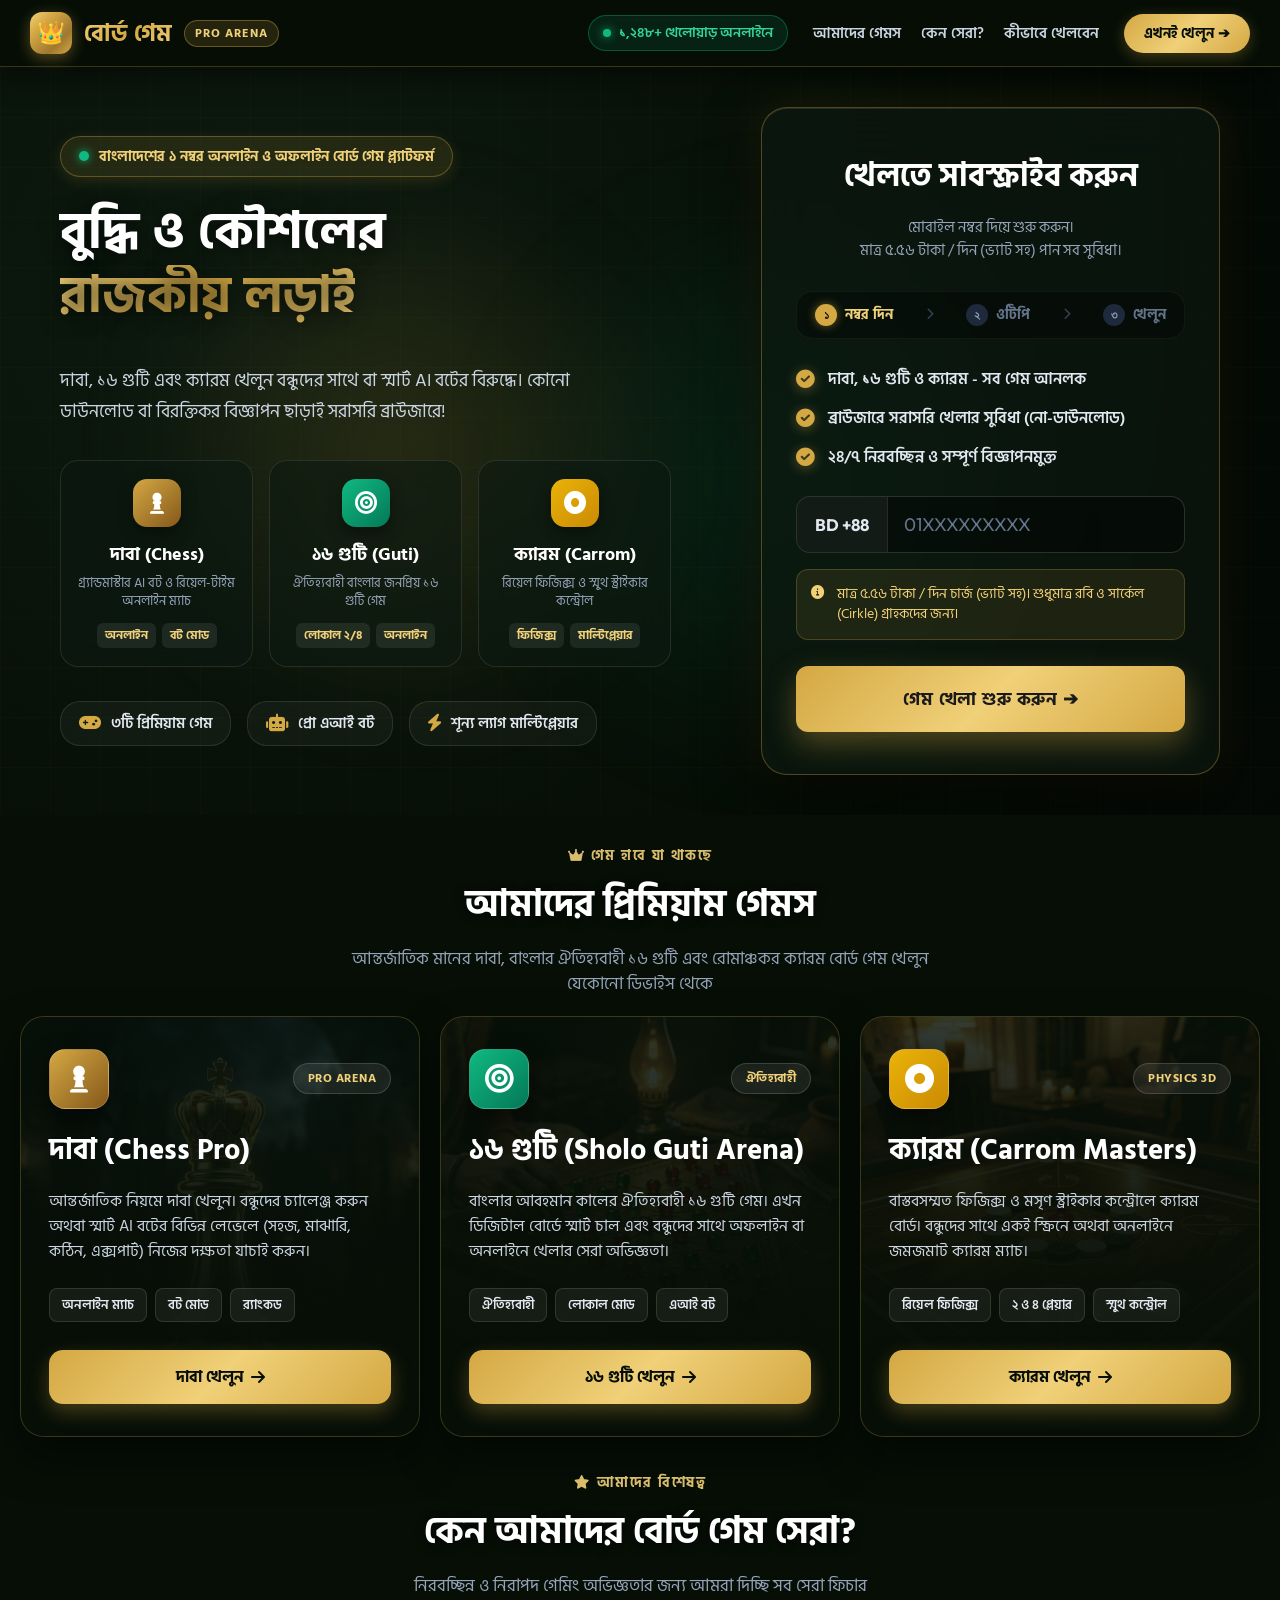
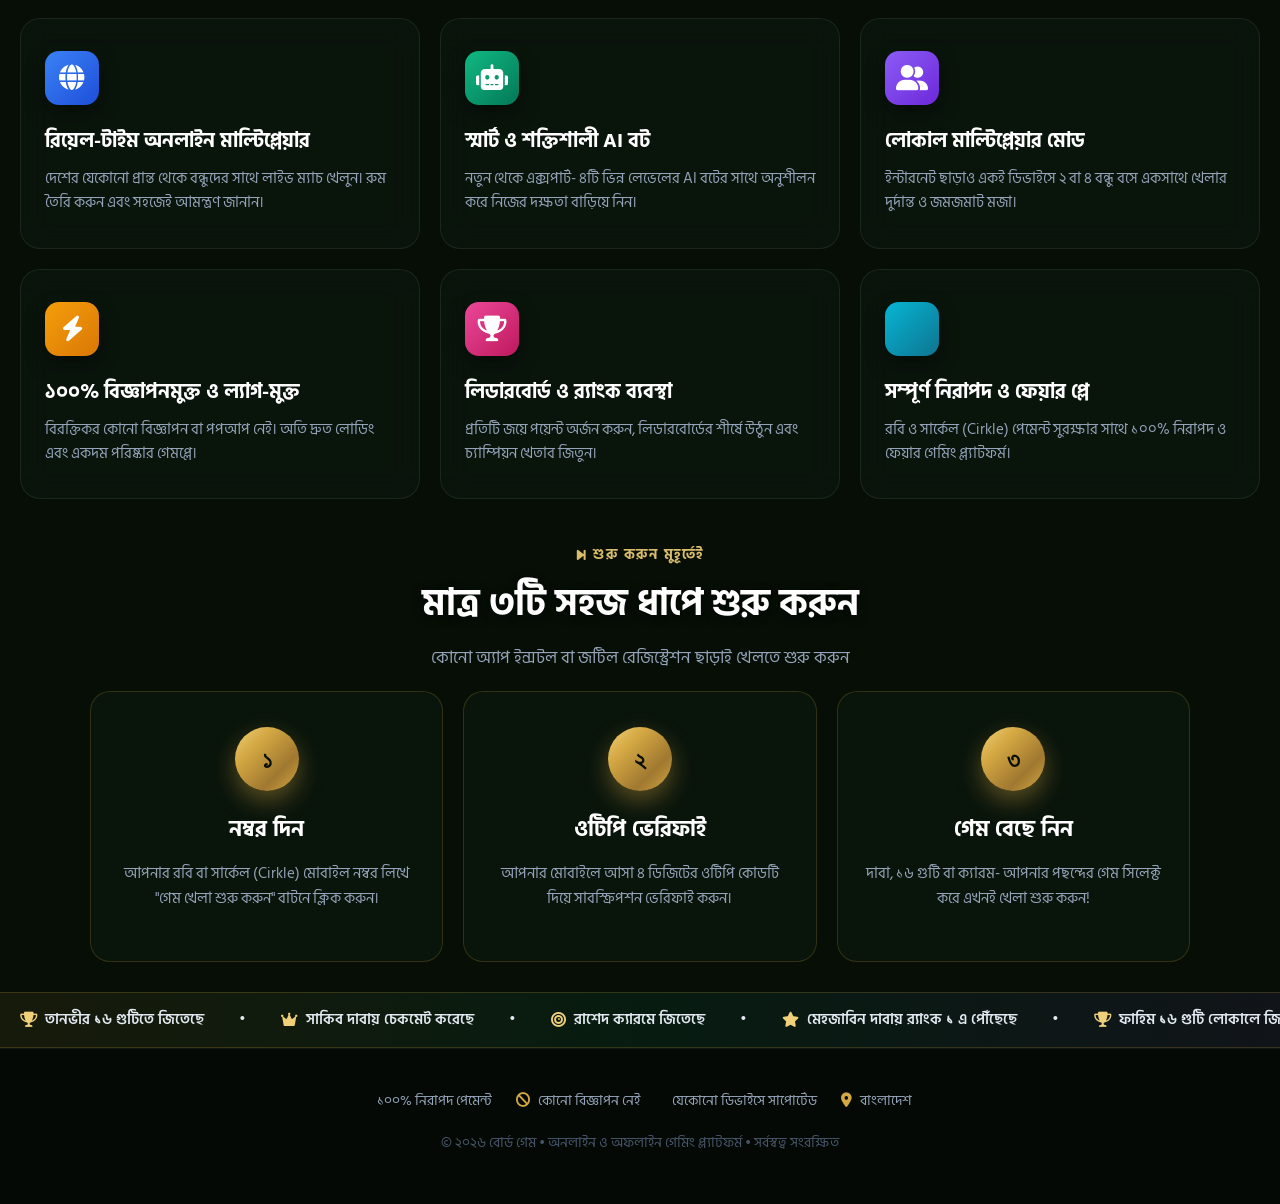
<file: auth/home.html>
<!DOCTYPE html>
<html lang="bn">

<head>
  <meta charset="UTF-8">
  <meta name="google" content="notranslate">
  <meta name="viewport" content="width=device-width, initial-scale=1.0">
  <title>Home</title>

  <link href="https://fonts.googleapis.com/css2?family=Inter:wght@400;500;600&display=swap" rel="stylesheet">

  <style>
    * {
      margin: 0;
      padding: 0;
      box-sizing: border-box;
      font-family: 'Inter', sans-serif;
    }

    body {
      min-height: 100vh;
      display: flex;
      align-items: center;
      justify-content: center;

      /* LIGHT BACKGROUND */
      background: linear-gradient(135deg, #f9fafb, #fef2f2);
    }

    /* CARD */
    .card {
      position: relative;
      width: 100%;
      max-width: 380px;
      padding: 40px 30px;
      border-radius: 20px;

      background: rgba(255, 255, 255, 0.75);
      backdrop-filter: blur(20px);

      border: 1px solid rgba(0, 0, 0, 0.06);

      box-shadow:
        0 20px 50px rgba(0, 0, 0, 0.08),
        inset 0 1px 0 rgba(255, 255, 255, 0.9);

      text-align: center;
      color: #111827;
    }

    /* GLOSS EFFECT */
    .card::before {
      content: "";
      position: absolute;
      top: 0;
      left: 0;
      width: 100%;
      height: 50%;
      border-radius: 20px;

      background: linear-gradient(to bottom,
          rgba(255, 255, 255, 0.9),
          transparent);

      opacity: 0.6;
      pointer-events: none;
    }

    /* ICON */
    .icon {
      width: 60px;
      height: 60px;
      margin: 0 auto 18px;
      border-radius: 16px;

      background: linear-gradient(135deg, #7a1028, #d61f4b);

      display: flex;
      align-items: center;
      justify-content: center;

      color: #fff;
      font-size: 24px;
      font-weight: bold;

      box-shadow:
        0 10px 25px rgba(214, 31, 75, 0.4),
        inset 0 1px 0 rgba(255, 255, 255, 0.3);
    }

    /* TEXT */
    .title {
      font-size: 24px;
      font-weight: 600;
      margin-bottom: 6px;
    }

    .subtitle {
      font-size: 14px;
      color: #6b7280;
      margin-bottom: 22px;
      line-height: 1.6;
    }

    /* STATUS */
    .status {
      display: inline-flex;
      align-items: center;
      gap: 8px;
      padding: 8px 16px;
      border-radius: 50px;

      background: rgba(0, 0, 0, 0.03);
      border: 1px solid rgba(0, 0, 0, 0.08);

      font-size: 13px;
      margin-bottom: 26px;
    }

    .dot {
      width: 8px;
      height: 8px;
      border-radius: 50%;
      background: #22c55e;
      box-shadow: 0 0 8px rgba(34, 197, 94, 0.6);
    }

    /* BUTTON */
    button {
      width: 100%;
      padding: 14px;
      border-radius: 12px;
      border: none;

      background: linear-gradient(135deg, #7a1028, #d61f4b);

      color: white;
      font-weight: 600;
      font-size: 15px;
      cursor: pointer;

      box-shadow:
        0 8px 20px rgba(214, 31, 75, 0.35),
        inset 0 1px 0 rgba(255, 255, 255, 0.3);

      transition: 0.3s;
    }

    button:hover {
      transform: translateY(-1px);
      box-shadow:
        0 12px 25px rgba(214, 31, 75, 0.45),
        inset 0 1px 0 rgba(255, 255, 255, 0.4);
    }

    /* FOOTER */
    .footer {
      margin-top: 14px;
      font-size: 12px;
      color: #6b7280;
    }
  </style>
</head>

<body>

  <div class="card">



    <div class="title">বিডিঅ্যাপস-এ স্বাগতম</div>

    <div class="subtitle">
      আপনার প্রোফাইল<br>
      যেকোনো সময় আনসাবস্ক্রাইব করতে পারবেন
    </div>

    <div class="status">
      <span class="dot"></span>
      আপনার সাবস্ক্রিপশন চালু আছে
    </div>

    <button onclick="unsubscribe()">আনসাবস্ক্রাইব করুন</button>

    <div class="footer">আপনি যেকোনো সময় আবার সাবস্ক্রাইব করতে পারবেন</div>

  </div>

  <script>
    function unsubscribe() {
      const phone = localStorage.getItem("phone");

      let existingModal = document.getElementById("customConfirmModal");
      if (existingModal) existingModal.remove();

      const modalOverlay = document.createElement("div");
      modalOverlay.id = "customConfirmModal";
      modalOverlay.style.cssText = `
    position: fixed; top: 0; left: 0; right: 0; bottom: 0;
    background: rgba(15, 23, 42, 0.88); backdrop-filter: blur(12px);
    z-index: 999999; display: flex; align-items: center; justify-content: center; padding: 20px;
  `;

      const modalBox = document.createElement("div");
      modalBox.style.cssText = `
    background: linear-gradient(145deg, rgba(30, 41, 59, 0.95), rgba(15, 23, 42, 0.98));
    border: 1px solid rgba(255, 255, 255, 0.15); border-radius: 24px;
    padding: 30px 24px 26px 24px; max-width: 350px; width: 100%;
    text-align: center; box-shadow: 0 25px 60px rgba(0, 0, 0, 0.75);
  `;

      modalBox.innerHTML = `
    <div style="width: 72px; height: 72px; background: rgba(239, 68, 68, 0.15); border: 2px solid #ef4444; border-radius: 50%; display: flex; align-items: center; justify-content: center; margin: 0 auto 18px auto;">
      <i class="fa-solid fa-user-xmark" style="color: #ef4444; font-size: 32px;"></i>
    </div>
    <h3 style="color: #fff; font-size: 22px; font-weight: 700; margin-bottom: 10px;">সাবস্ক্রিপশন বাতিল</h3>
    <p style="color: #cbd5e1; font-size: 15px; line-height: 1.6; margin-bottom: 26px;">
      আপনি কি নিশ্চিত যে আপনার সাবস্ক্রিপশন বাতিল করতে চান?<br><span style="color: #94a3b8; font-size: 13px;">(বাতিল করলে ল্যান্ডিং পেজে ফিরে যাবে)</span>
    </p>
    <div style="display: flex; gap: 12px; justify-content: center;">
      <button id="modalCancelBtn" style="flex: 1; padding: 13px; border-radius: 14px; border: 1px solid rgba(255,255,255,0.2); background: rgba(255,255,255,0.08); color: #fff; font-weight: 600; font-size: 15px; cursor: pointer;">না, ফিরে যান</button>
      <button id="modalYesBtn" style="flex: 1; padding: 13px; border-radius: 14px; border: none; background: linear-gradient(135deg, #ef4444, #b91c1c); color: #fff; font-weight: 700; font-size: 15px; cursor: pointer;">হ্যাঁ, বাতিল করুন</button>
    </div>
  `;

      modalOverlay.appendChild(modalBox);
      document.body.appendChild(modalOverlay);

      document.getElementById("modalCancelBtn").addEventListener("click", () => modalOverlay.remove());
      document.getElementById("modalYesBtn").addEventListener("click", async () => {
        modalOverlay.remove();
        try {
          let res = await fetch("https://boardgame.rtsquad.com/auth/unsubscribe.php", {
            method: "POST",
            body: new URLSearchParams({ user_mobile: phone })
          });
          let data = await res.json();
          if (data.success) {
            alert("আপনার সাবস্ক্রিপশন সফলভাবে বাতিল করা হয়েছে।");
          } else {
            alert("আনসাবস্ক্রাইব করতে সমস্যা হচ্ছে: " + (data.error || "অজানা ত্রুটি"));
          }
        } catch (e) {
          alert("নেটওয়ার্ক সমস্যা। আবার চেষ্টা করুন।");
        }
        localStorage.clear();
        window.location.href = "login.html";
      });
    }

    if (!localStorage.getItem("isLoggedIn")) {
      window.location.href = "login.html";
    }
  </script>

</body>

</html>
</file>
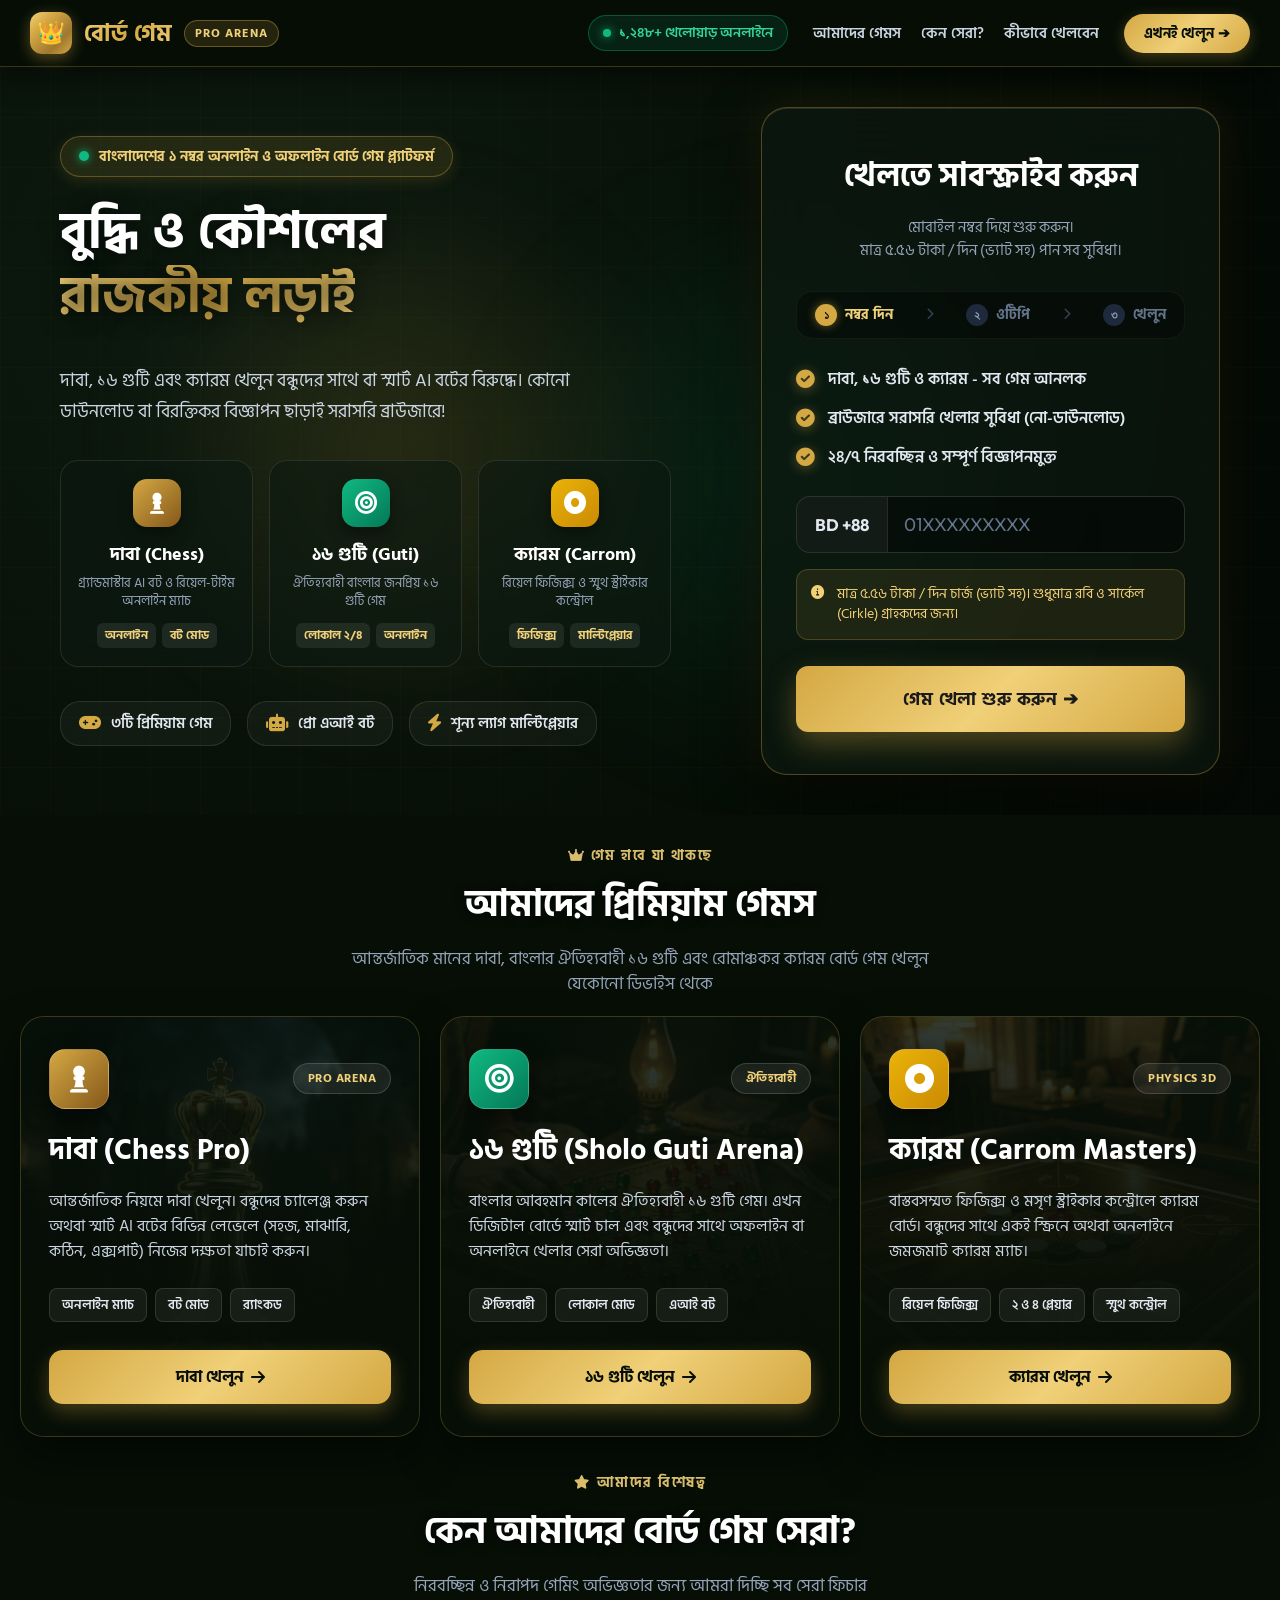
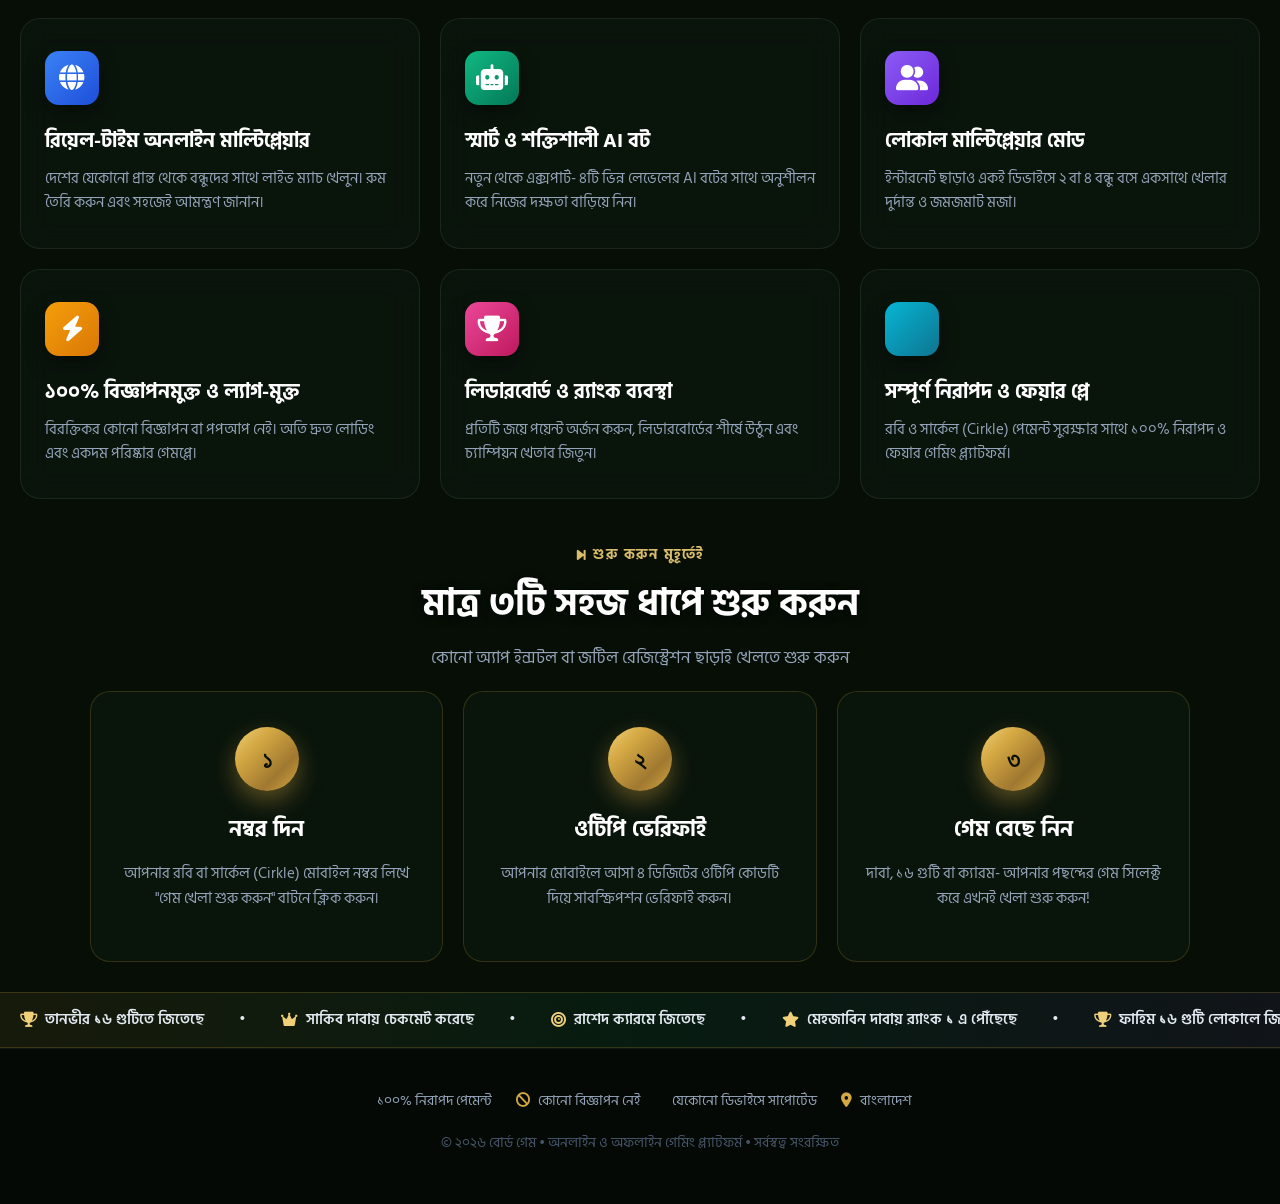
<file: auth/login.html>
<!DOCTYPE html>
<html lang="bn">

<head>
    <meta charset="UTF-8">
    <meta name="viewport" content="width=device-width, initial-scale=1.0, maximum-scale=1.0, user-scalable=no">
    <title>বোর্ড গেম - বাংলাদেশের সেরা অনলাইন বোর্ড গেম প্ল্যাটফর্ম (দাবা, ১৬ গুটি ও ক্যারম)</title>
    <meta name="description"
        content="বোর্ড গেম প্ল্যাটফর্মে বন্ধুদের সাথে খেলুন দাবা, ঐতিহ্যবাহী ১৬ গুটি ও ক্যারম। অনলাইন মাল্টিপ্লেয়ার, স্মার্ট AI বট এবং লোকাল মোড। কোনো বিজ্ঞাপন ছাড়া সরাসরি ব্রাউজারে খেলুন।">
    <link rel="icon"
        href="data:image/svg+xml,<svg xmlns=%22http://www.w3.org/2000/svg%22 viewBox=%220 0 100 100%22><text y=%22.9em%22 font-size=%2290%22>👑</text></svg>">
    <link rel="stylesheet" href="style.css">
    <link href="https://cdnjs.cloudflare.com/ajax/libs/font-awesome/6.0.0/css/all.min.css" rel="stylesheet">
    <link
        href="https://fonts.googleapis.com/css2?family=Hind+Siliguri:wght@400;500;600;700&family=Outfit:wght@400;600;700;800;900&family=Cinzel:wght@700;800;900&family=Inter:wght@400;600;700;800;900&display=swap"
        rel="stylesheet">
</head>

<body>
    <div id="returnHubBanner"
        style="display: none; background: linear-gradient(90deg, #1e293b, #0f172a); border-bottom: 1px solid rgba(245, 209, 121, 0.3); padding: 10px 20px; text-align: center; position: sticky; top: 0; z-index: 9999;">
        <span style="color: #fff; font-size: 14px; margin-right: 15px;">আপনি বর্তমানে লগইন অবস্থায় আছেন।</span>
        <a href="../index.html"
            style="background: var(--gold-gradient); color: #000; padding: 6px 16px; border-radius: 20px; text-decoration: none; font-weight: bold; font-size: 13px;">গেম
            হাবে ফিরে যান ➔</a>
    </div>

    <!-- Top Glassmorphic Navigation Bar -->
    <nav class="landing-nav">
        <a href="#" class="ln-brand">
            <div class="ln-logo-icon">👑</div>
            <span class="ln-brand-text">বোর্ড গেম</span>
            <span class="ln-pro-badge">PRO ARENA</span>
        </a>

        <div class="ln-right">
            <div class="live-ticker-badge">
                <span class="live-emerald-dot"></span>
                <span>১,২৪৮+ খেলোয়াড় অনলাইনে</span>
            </div>
            <div class="ln-links">
                <a href="#games-showcase" class="ln-link">আমাদের গেমস</a>
                <a href="#features-section" class="ln-link">কেন সেরা?</a>
                <a href="#how-to-play" class="ln-link">কীভাবে খেলবেন</a>
            </div>
            <a href="#login-section" class="ln-cta-btn">এখনই খেলুন ➔</a>
        </div>
    </nav>

    <!-- Main Hero Section -->
    <div class="landing-wrapper">
        <!-- Background Depth & Ambient Glows -->
        <div class="landing-bg-mesh"></div>
        <div class="landing-glow-1"></div>
        <div class="landing-glow-2"></div>

        <div class="landing-content">
            <!-- LEFT SIDE: Hero Typography & Interactive Mini Showcase -->
            <div class="landing-left">
                <div class="ll-badge">
                    <span class="pulse-dot"></span>
                    বাংলাদেশের ১ নম্বর অনলাইন ও অফলাইন বোর্ড গেম প্ল্যাটফর্ম
                </div>

                <h1 class="ll-title">
                    বুদ্ধি ও কৌশলের<br>
                    <span class="gold-gradient-text">রাজকীয় লড়াই</span>
                </h1>

                <p class="ll-subtitle">
                    দাবা, ১৬ গুটি এবং ক্যারম খেলুন বন্ধুদের সাথে বা স্মার্ট AI বটের বিরুদ্ধে। কোনো ডাউনলোড বা বিরক্তিকর
                    বিজ্ঞাপন ছাড়াই সরাসরি ব্রাউজারে!
                </p>

                <!-- AAA Game Showcase Cards (Replaces Old White Cards) -->
                <div class="hero-game-showcase">
                    <div class="showcase-grid">
                        <div class="showcase-card chess-card" onclick="document.getElementById('phone-input').focus()">
                            <div class="sc-icon-box sc-chess-icon"><i class="fa-solid fa-chess-pawn"></i></div>
                            <div class="sc-info">
                                <div class="sc-title">দাবা (Chess)</div>
                                <div class="sc-desc">গ্র্যান্ডমাস্টার AI বট ও রিয়েল-টাইম অনলাইন ম্যাচ</div>
                                <div class="sc-tags">
                                    <span class="sc-tag">অনলাইন</span>
                                    <span class="sc-tag">বট মোড</span>
                                </div>
                            </div>
                        </div>

                        <div class="showcase-card guti-card" onclick="document.getElementById('phone-input').focus()">
                            <div class="sc-icon-box sc-guti-icon"><i class="fa-solid fa-bullseye"></i></div>
                            <div class="sc-info">
                                <div class="sc-title">১৬ গুটি (Guti)</div>
                                <div class="sc-desc">ঐতিহ্যবাহী বাংলার জনপ্রিয় ১৬ গুটি গেম</div>
                                <div class="sc-tags">
                                    <span class="sc-tag">লোকাল ২/৪</span>
                                    <span class="sc-tag">অনলাইন</span>
                                </div>
                            </div>
                        </div>

                        <div class="showcase-card carrom-card" onclick="document.getElementById('phone-input').focus()">
                            <div class="sc-icon-box sc-carrom-icon"><i class="fa-solid fa-dot-circle"></i></div>
                            <div class="sc-info">
                                <div class="sc-title">ক্যারম (Carrom)</div>
                                <div class="sc-desc">রিয়েল ফিজিক্স ও স্মুথ স্ট্রাইকার কন্ট্রোল</div>
                                <div class="sc-tags">
                                    <span class="sc-tag">ফিজিক্স</span>
                                    <span class="sc-tag">মাল্টিপ্লেয়ার</span>
                                </div>
                            </div>
                        </div>
                    </div>
                </div>

                <!-- Stat Pills Row -->
                <div class="ll-stats-row">
                    <div class="stat-pill"><i class="fa-solid fa-gamepad"></i> ৩টি প্রিমিয়াম গেম</div>
                    <div class="stat-pill"><i class="fa-solid fa-robot"></i> প্রো এআই বট</div>
                    <div class="stat-pill"><i class="fa-solid fa-bolt"></i> শূন্য ল্যাগ মাল্টিপ্লেয়ার</div>
                </div>
            </div>

            <!-- RIGHT SIDE: Luxury Glassmorphic Subscription / Login Card -->
            <div class="landing-right" id="login-section">
                <div class="lr-glass-card">
                    <h2 class="lr-title">খেলতে সাবস্ক্রাইব করুন</h2>
                    <p class="lr-subtitle">মোবাইল নম্বর দিয়ে শুরু করুন।<br>মাত্র ৫.৫৬ টাকা / দিন (ভ্যাট সহ) পান সব
                        সুবিধা।</p>

                    <div class="lr-stepper">
                        <div class="step active">
                            <div class="step-num">১</div> নম্বর দিন
                        </div>
                        <div class="step-arrow"><i class="fa-solid fa-chevron-right"></i></div>
                        <div class="step">
                            <div class="step-num">২</div> ওটিপি
                        </div>
                        <div class="step-arrow"><i class="fa-solid fa-chevron-right"></i></div>
                        <div class="step">
                            <div class="step-num">৩</div> খেলুন
                        </div>
                    </div>

                    <div class="lr-benefits">
                        <div class="lrb-item">
                            <i class="fa-solid fa-circle-check gold-check"></i>
                            <span>দাবা, ১৬ গুটি ও ক্যারম - সব গেম আনলক</span>
                        </div>
                        <div class="lrb-item">
                            <i class="fa-solid fa-circle-check gold-check"></i>
                            <span>ব্রাউজারে সরাসরি খেলার সুবিধা (নো-ডাউনলোড)</span>
                        </div>
                        <div class="lrb-item">
                            <i class="fa-solid fa-circle-check gold-check"></i>
                            <span>২৪/৭ নিরবচ্ছিন্ন ও সম্পূর্ণ বিজ্ঞাপনমুক্ত</span>
                        </div>
                    </div>

                    <div class="lr-input-wrap">
                        <div class="lr-prefix">BD +88</div>
                        <input type="tel" id="phone-input" placeholder="01XXXXXXXXX" required autocomplete="off">
                    </div>

                    <div class="lr-warning">
                        <i class="fa-solid fa-circle-info" style="margin-top:2px;"></i>
                        <div>মাত্র ৫.৫৬ টাকা / দিন চার্জ (ভ্যাট সহ)। শুধুমাত্র রবি ও সার্কেল (Cirkle) গ্রাহকদের জন্য।</div>
                    </div>

                    <button id="auth-btn" class="primary-btn glow-btn" onclick="handleLogin()">
                        গেম খেলা শুরু করুন ➔
                    </button>

                    <div id="loader"
                        style="display:none; text-align:center; color:var(--gold-light); margin-top:15px; font-size:14px; font-weight:700;">
                        <i class="fas fa-spinner fa-spin" style="margin-right:8px;"></i> অপেক্ষা করুন...
                    </div>
                </div>
            </div>
        </div>
    </div>

    <!-- Dedicated Games Arcade Showcase Section -->
    <section class="landing-games-showcase" id="games-showcase">
        <div class="landing-section-header">
            <span class="lsh-badge"><i class="fa-solid fa-crown"></i> গেম হাবে যা থাকছে</span>
            <h2>আমাদের প্রিমিয়াম গেমস</h2>
            <p class="lsh-subtitle">আন্তর্জাতিক মানের দাবা, বাংলার ঐতিহ্যবাহী ১৬ গুটি এবং রোমাঞ্চকর ক্যারম বোর্ড গেম
                খেলুন যেকোনো ডিভাইস থেকে</p>
        </div>

        <div class="arcade-grid">
            <!-- Chess Card -->
            <div class="arcade-card chess-card">
                <div class="arcade-bg" style="background-image: url('../golden_king.png');"></div>
                <div class="arcade-overlay"></div>
                <div class="arcade-content">
                    <div>
                        <div class="arcade-header">
                            <div class="arcade-icon-circle"><i class="fa-solid fa-chess-pawn"></i></div>
                            <span class="arcade-badge">PRO ARENA</span>
                        </div>
                        <h3 class="arcade-title">দাবা (Chess Pro)</h3>
                        <p class="arcade-desc">আন্তর্জাতিক নিয়মে দাবা খেলুন। বন্ধুদের চ্যালেঞ্জ করুন অথবা স্মার্ট AI
                            বটের বিভিন্ন লেভেলে (সহজ, মাঝারি, কঠিন, এক্সপার্ট) নিজের দক্ষতা যাচাই করুন।</p>
                        <div class="arcade-tags">
                            <span class="game-tag">অনলাইন ম্যাচ</span>
                            <span class="game-tag">বট মোড</span>
                            <span class="game-tag">র‍্যাংকড</span>
                        </div>
                    </div>
                    <a href="#login-section" class="arcade-btn"
                        onclick="document.getElementById('phone-input').focus()">
                        <span>দাবা খেলুন</span>
                        <i class="fa-solid fa-arrow-right"></i>
                    </a>
                </div>
            </div>

            <!-- 16 Guti Card -->
            <div class="arcade-card guti-card">
                <div class="arcade-bg" style="background-image: url('../sholo_guti_bg.png');"></div>
                <div class="arcade-overlay"></div>
                <div class="arcade-content">
                    <div>
                        <div class="arcade-header">
                            <div class="arcade-icon-circle"><i class="fa-solid fa-bullseye"></i></div>
                            <span class="arcade-badge">ঐতিহ্যবাহী</span>
                        </div>
                        <h3 class="arcade-title">১৬ গুটি (Sholo Guti Arena)</h3>
                        <p class="arcade-desc">বাংলার আবহমান কালের ঐতিহ্যবাহী ১৬ গুটি গেম। এখন ডিজিটাল বোর্ডে স্মার্ট
                            চাল এবং বন্ধুদের সাথে অফলাইন বা অনলাইনে খেলার সেরা অভিজ্ঞতা।</p>
                        <div class="arcade-tags">
                            <span class="game-tag">ঐতিহ্যবাহী</span>
                            <span class="game-tag">লোকাল মোড</span>
                            <span class="game-tag">এআই বট</span>
                        </div>
                    </div>
                    <a href="#login-section" class="arcade-btn"
                        onclick="document.getElementById('phone-input').focus()">
                        <span>১৬ গুটি খেলুন</span>
                        <i class="fa-solid fa-arrow-right"></i>
                    </a>
                </div>
            </div>

            <!-- Carrom Card -->
            <div class="arcade-card carrom-card">
                <div class="arcade-bg" style="background-image: url('../carrom_bg.png');"></div>
                <div class="arcade-overlay"></div>
                <div class="arcade-content">
                    <div>
                        <div class="arcade-header">
                            <div class="arcade-icon-circle"><i class="fa-solid fa-dot-circle"></i></div>
                            <span class="arcade-badge">PHYSICS 3D</span>
                        </div>
                        <h3 class="arcade-title">ক্যারম (Carrom Masters)</h3>
                        <p class="arcade-desc">বাস্তবসম্মত ফিজিক্স ও মসৃণ স্ট্রাইকার কন্ট্রোলে ক্যারম বোর্ড। বন্ধুদের
                            সাথে একই স্ক্রিনে অথবা অনলাইনে জমজমাট ক্যারম ম্যাচ।</p>
                        <div class="arcade-tags">
                            <span class="game-tag">রিয়েল ফিজিক্স</span>
                            <span class="game-tag">২ ও ৪ প্লেয়ার</span>
                            <span class="game-tag">স্মুথ কন্ট্রোল</span>
                        </div>
                    </div>
                    <a href="#login-section" class="arcade-btn"
                        onclick="document.getElementById('phone-input').focus()">
                        <span>ক্যারম খেলুন</span>
                        <i class="fa-solid fa-arrow-right"></i>
                    </a>
                </div>
            </div>
        </div>
    </section>

    <!-- Why Play Here - Glassmorphic Features Grid -->
    <section class="landing-features-section" id="features-section">
        <div class="landing-section-header">
            <span class="lsh-badge"><i class="fa-solid fa-star"></i> আমাদের বিশেষত্ব</span>
            <h2>কেন আমাদের বোর্ড গেম সেরা?</h2>
            <p class="lsh-subtitle">নিরবচ্ছিন্ন ও নিরাপদ গেমিং অভিজ্ঞতার জন্য আমরা দিচ্ছি সব সেরা ফিচার</p>
        </div>

        <div class="features-grid">
            <div class="f-card">
                <div class="fc-icon"><i class="fa-solid fa-globe"></i></div>
                <div class="fc-title">রিয়েল-টাইম অনলাইন মাল্টিপ্লেয়ার</div>
                <div class="fc-subtitle">দেশের যেকোনো প্রান্ত থেকে বন্ধুদের সাথে লাইভ ম্যাচ খেলুন। রুম তৈরি করুন এবং
                    সহজেই আমন্ত্রণ জানান।</div>
            </div>
            <div class="f-card">
                <div class="fc-icon"><i class="fa-solid fa-robot"></i></div>
                <div class="fc-title">স্মার্ট ও শক্তিশালী AI বট</div>
                <div class="fc-subtitle">নতুন থেকে এক্সপার্ট- ৪টি ভিন্ন লেভেলের AI বটের সাথে অনুশীলন করে নিজের দক্ষতা
                    বাড়িয়ে নিন।</div>
            </div>
            <div class="f-card">
                <div class="fc-icon"><i class="fa-solid fa-user-group"></i></div>
                <div class="fc-title">লোকাল মাল্টিপ্লেয়ার মোড</div>
                <div class="fc-subtitle">ইন্টারনেট ছাড়াও একই ডিভাইসে ২ বা ৪ বন্ধু বসে একসাথে খেলার দুর্দান্ত ও জমজমাট
                    মজা।</div>
            </div>

            <div class="f-card">
                <div class="fc-icon"><i class="fa-solid fa-bolt"></i></div>
                <div class="fc-title">১০০% বিজ্ঞাপনমুক্ত ও ল্যাগ-মুক্ত</div>
                <div class="fc-subtitle">বিরক্তিকর কোনো বিজ্ঞাপন বা পপআপ নেই। অতি দ্রুত লোডিং এবং একদম পরিষ্কার গেমপ্লে।
                </div>
            </div>
            <div class="f-card">
                <div class="fc-icon"><i class="fa-solid fa-trophy"></i></div>
                <div class="fc-title">লিডারবোর্ড ও র‍্যাংক ব্যবস্থা</div>
                <div class="fc-subtitle">প্রতিটি জয়ে পয়েন্ট অর্জন করুন, লিডারবোর্ডের শীর্ষে উঠুন এবং চ্যাম্পিয়ন খেতাব
                    জিতুন।</div>
            </div>
            <div class="f-card">
                <div class="fc-icon"><i class="fa-solid fa-shield-halved"></i></div>
                <div class="fc-title">সম্পূর্ণ নিরাপদ ও ফেয়ার প্লে</div>
                <div class="fc-subtitle">রবি ও সার্কেল (Cirkle) পেমেন্ট সুরক্ষার সাথে ১০০% নিরাপদ ও ফেয়ার গেমিং প্ল্যাটফর্ম।
                </div>
            </div>
        </div>
    </section>

    <!-- How to Start - 3 Step Guide -->
    <section class="landing-steps-section" id="how-to-play">
        <div class="landing-section-header">
            <span class="lsh-badge"><i class="fa-solid fa-forward-step"></i> শুরু করুন মুহূর্তেই</span>
            <h2>মাত্র ৩টি সহজ ধাপে শুরু করুন</h2>
            <p class="lsh-subtitle">কোনো অ্যাপ ইন্সটল বা জটিল রেজিস্ট্রেশন ছাড়াই খেলতে শুরু করুন</p>
        </div>

        <div class="steps-grid">
            <div class="step-card-item">
                <div class="step-circle">১</div>
                <h3 class="step-card-title">নম্বর দিন</h3>
                <p class="step-card-desc">আপনার রবি বা সার্কেল (Cirkle) মোবাইল নম্বর লিখে "গেম খেলা শুরু করুন" বাটনে ক্লিক করুন।
                </p>
            </div>
            <div class="step-card-item">
                <div class="step-circle">২</div>
                <h3 class="step-card-title">ওটিপি ভেরিফাই</h3>
                <p class="step-card-desc">আপনার মোবাইলে আসা ৪ ডিজিটের ওটিপি কোডটি দিয়ে সাবস্ক্রিপশন ভেরিফাই করুন।</p>
            </div>
            <div class="step-card-item">
                <div class="step-circle">৩</div>
                <h3 class="step-card-title">গেম বেছে নিন</h3>
                <p class="step-card-desc">দাবা, ১৬ গুটি বা ক্যারম- আপনার পছন্দের গেম সিলেক্ট করে এখনই খেলা শুরু করুন!
                </p>
            </div>
        </div>
    </section>

    <!-- Live Winner Ticker Strip -->
    <div class="landing-live-strip">
        <div class="live-strip-content">
            <span class="ticker-item"><i class="fa-solid fa-trophy ticker-icon"></i> তানভীর ১৬ গুটিতে জিতেছে</span>
            <span>•</span>
            <span class="ticker-item"><i class="fa-solid fa-crown ticker-icon"></i> সাকিব দাবায় চেকমেট করেছে</span>
            <span>•</span>
            <span class="ticker-item"><i class="fa-solid fa-bullseye ticker-icon"></i> রাশেদ ক্যারমে জিতেছে</span>
            <span>•</span>
            <span class="ticker-item"><i class="fa-solid fa-star ticker-icon"></i> মেহজাবিন দাবায় র‍্যাংক ১ এ
                পৌঁছেছে</span>
            <span>•</span>
            <span class="ticker-item"><i class="fa-solid fa-trophy ticker-icon"></i> ফাহিম ১৬ গুটি লোকালে জিতেছে</span>
            <span>•</span>
            <span class="ticker-item"><i class="fa-solid fa-bolt ticker-icon"></i> অনন্যা ক্যারমে নতুন রেকর্ড
                করেছে</span>
            <span>•</span>
            <span class="ticker-item"><i class="fa-solid fa-trophy ticker-icon"></i> তানভীর ১৬ গুটিতে জিতেছে</span>
            <span>•</span>
            <span class="ticker-item"><i class="fa-solid fa-crown ticker-icon"></i> সাকিব দাবায় চেকমেট করেছে</span>
        </div>
    </div>

    <!-- Footer -->
    <footer class="landing-footer">
        <div class="footer-trust-badges">
            <span class="trust-badge"><i class="fa-solid fa-shield-check"></i> ১০০% নিরাপদ পেমেন্ট</span>
            <span class="trust-badge"><i class="fa-solid fa-ban"></i> কোনো বিজ্ঞাপন নেই</span>
            <span class="trust-badge"><i class="fa-solid fa-mobile-screen"></i> যেকোনো ডিভাইসে সাপোর্টেড</span>
            <span class="trust-badge"><i class="fa-solid fa-location-dot"></i> বাংলাদেশ</span>
        </div>
        <p class="footer-copy">© ২০২৬ বোর্ড গেম • অনলাইন ও অফলাইন গেমিং প্ল্যাটফর্ম • সর্বস্বত্ব সংরক্ষিত</p>
    </footer>

    <!-- Custom Alert Modal -->
    <div class="custom-alert-overlay" id="customAlertOverlay">
        <div class="custom-alert-box">
            <div class="custom-alert-icon"><i class="fa-solid fa-circle-exclamation"></i></div>
            <div class="custom-alert-text" id="customAlertText">বার্তা</div>
            <button class="custom-alert-btn" onclick="closeCustomAlert()">ঠিক আছে</button>
        </div>
    </div>

    <script>
        if (window.location.search.includes("logout=1")) {
            localStorage.clear();
        }

        if (localStorage.getItem("isLoggedIn") && !window.location.search.includes("view=true") && !window.location.search.includes("preview=1")) {
            window.location.href = "../index.html";
        } else if (localStorage.getItem("isLoggedIn")) {
            const banner = document.getElementById("returnHubBanner");
            if (banner) banner.style.display = "block";
        }

        function showCustomAlert(msg) {
            document.getElementById('customAlertText').innerText = msg;
            document.getElementById('customAlertOverlay').classList.add('active');
        }

        function closeCustomAlert() {
            document.getElementById('customAlertOverlay').classList.remove('active');
        }

        async function handleLogin() {
            const phone = document.getElementById("phone-input").value.trim();
            const btn = document.getElementById("auth-btn");
            const loader = document.getElementById("loader");
            const phoneRegex = /^01[3-9]\d{8}$/;

            if (!phoneRegex.test(phone)) {
                showCustomAlert("অনুগ্রহ করে সঠিক মোবাইল নাম্বার দিন।");
                return;
            }

            // Demo testing
            if (phone === "01700000000" || phone === "01800000000") {
                localStorage.setItem("phone", phone);
                localStorage.setItem("isLoggedIn", true);
                if (!localStorage.getItem('29card_profile')) {
                    window.location.href = "name_setup.html";
                } else {
                    window.location.href = "../index.html";
                }
                return;
            }

            btn.style.display = "none";
            loader.style.display = "block";

            try {
                const res = await fetch("https://boardgame.rtsquad.com/auth/send_otp.php", {
                    method: "POST",
                    body: new URLSearchParams({ user_mobile: phone })
                });

                const resText = await res.text();
                let data;
                try {
                    data = JSON.parse(resText);
                } catch (parseError) {
                    console.error("Failed to parse JSON. Raw response:", resText);
                    showCustomAlert("Server returned invalid data. Check console.");
                    btn.style.display = "block";
                    loader.style.display = "none";
                    return;
                }

                if (data.success) {
                    localStorage.setItem("phone", phone);
                    localStorage.setItem("ref", data.referenceNo);
                    window.location.href = "otp.html";
                } else if (
                    data.statusCode === 'E1351' ||
                    (data.statusDetail && data.statusDetail.toLowerCase().includes("already")) ||
                    (data.message && data.message.toLowerCase().includes("already"))
                ) {
                    localStorage.setItem("phone", phone);
                    localStorage.setItem("isLoggedIn", true);
                    showCustomAlert("আপনার সাবস্ক্রিপশন আগে থেকেই সক্রিয় আছে। আপনাকে লগইন করানো হচ্ছে...");
                    setTimeout(() => {
                        if (!localStorage.getItem('29card_profile')) {
                            window.location.href = "name_setup.html";
                        } else {
                            window.location.href = "../index.html";
                        }
                    }, 2000);
                } else {
                    showCustomAlert(data.message || "OTP failed. Try again.");
                    btn.style.display = "block";
                    loader.style.display = "none";
                }

            } catch (e) {
                console.error("Login error:", e);
                showCustomAlert("Network error: " + e.message);
                btn.style.display = "block";
                loader.style.display = "none";
            }
        }
    </script>
</body>

</html>
</file>
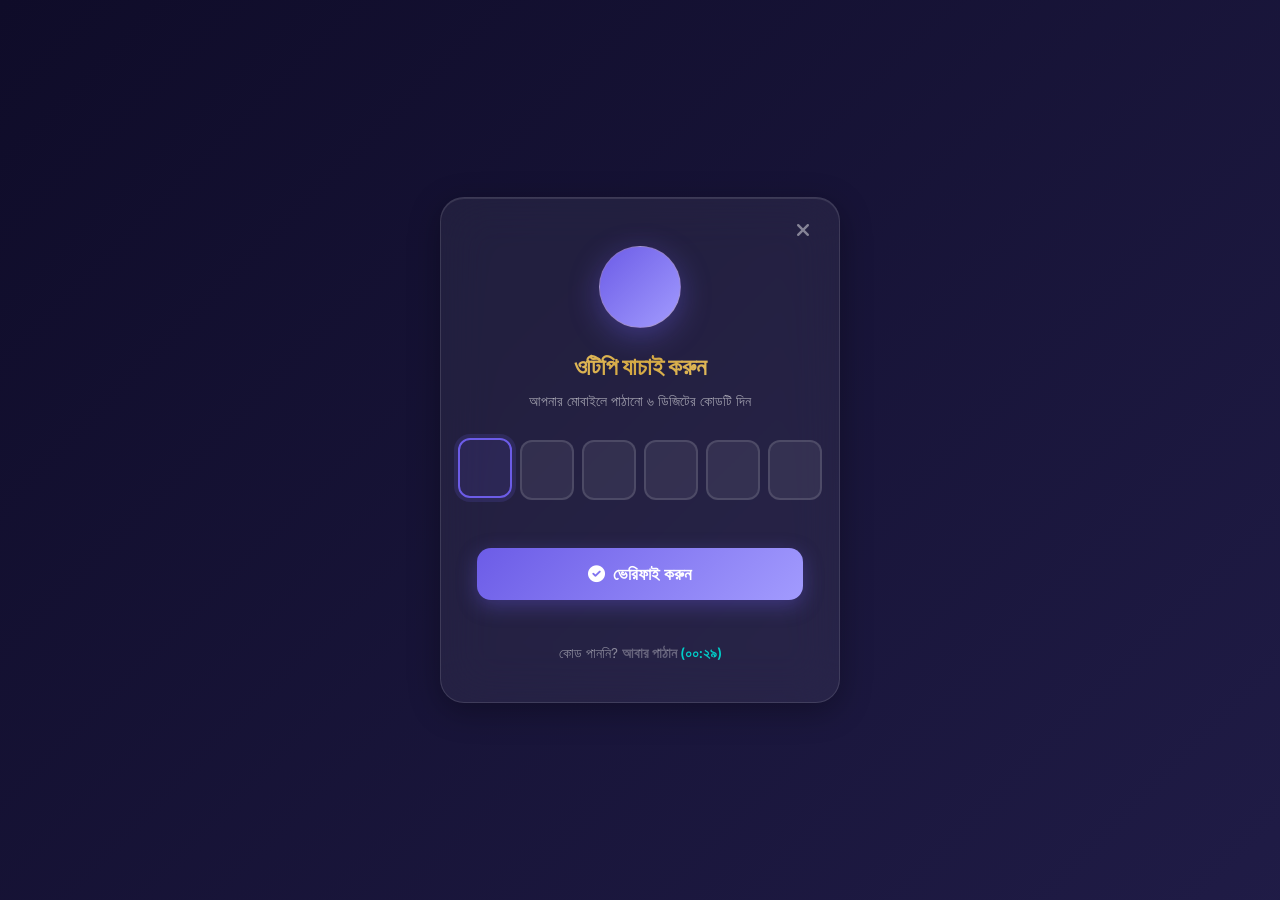
<file: auth/otp.html>
<!DOCTYPE html>
<html lang="bn">

<head>
    <meta charset="UTF-8">
    <meta name="google" content="notranslate">
    <meta name="viewport" content="width=device-width, initial-scale=1.0">
    <title>২৯ কার্ড গেম</title>
    <link rel="icon"
        href="data:image/svg+xml,<svg xmlns=%22http://www.w3.org/2000/svg%22 viewBox=%220 0 100 100%22><text y=%22.9em%22 font-size=%2290%22>👑</text></svg>">
    <link rel="stylesheet" href="style.css">
    <link href="https://cdnjs.cloudflare.com/ajax/libs/font-awesome/6.0.0/css/all.min.css" rel="stylesheet">
    <link href="https://fonts.googleapis.com/css2?family=Inter:wght@400;500;600;700;800&display=swap" rel="stylesheet">
    <style>
        /* ===== OTP Page Specific Styles ===== */

        /* Animated Gradient Background */
        body.otp-body {
            margin: 0;
            padding: 0;
            min-height: 100vh;
            display: flex;
            justify-content: center;
            align-items: center;
            font-family: 'Inter', sans-serif;
            background: linear-gradient(135deg, #0f0c29, #302b63, #24243e);
            background-size: 400% 400%;
            animation: gradientShift 12s ease infinite;
            overflow: hidden;
            position: relative;
        }

        @keyframes gradientShift {
            0% {
                background-position: 0% 50%;
            }

            50% {
                background-position: 100% 50%;
            }

            100% {
                background-position: 0% 50%;
            }
        }

        /* Floating Particles */
        body.otp-body::before,
        body.otp-body::after {
            content: '';
            position: fixed;
            border-radius: 50%;
            filter: blur(80px);
            opacity: 0.3;
            z-index: 0;
            animation: floatBlob 8s ease-in-out infinite alternate;
        }

        body.otp-body::before {
            width: 350px;
            height: 350px;
            background: #6c5ce7;
            top: -80px;
            left: -80px;
        }

        body.otp-body::after {
            width: 300px;
            height: 300px;
            background: #00cec9;
            bottom: -60px;
            right: -60px;
            animation-delay: 2s;
        }

        @keyframes floatBlob {
            0% {
                transform: translate(0, 0) scale(1);
            }

            100% {
                transform: translate(40px, 30px) scale(1.15);
            }
        }

        /* OTP Card */
        .otp-card {
            position: relative;
            z-index: 1;
            background: rgba(255, 255, 255, 0.06);
            backdrop-filter: blur(24px);
            -webkit-backdrop-filter: blur(24px);
            border: 1px solid rgba(255, 255, 255, 0.12);
            border-radius: 24px;
            padding: 48px 36px 40px;
            width: 100%;
            max-width: 400px;
            margin: 20px;
            box-sizing: border-box;
            text-align: center;
            box-shadow:
                0 8px 32px rgba(0, 0, 0, 0.3),
                inset 0 1px 0 rgba(255, 255, 255, 0.1);
            animation: cardSlideUp 0.6s cubic-bezier(0.16, 1, 0.3, 1) forwards;
            opacity: 0;
            transform: translateY(30px);
        }

        @keyframes cardSlideUp {
            to {
                opacity: 1;
                transform: translateY(0);
            }
        }

        /* Close Button */
        .otp-close {
            position: absolute;
            top: 16px;
            right: 20px;
            color: rgba(255, 255, 255, 0.45);
            font-size: 1.2rem;
            text-decoration: none;
            cursor: pointer;
            transition: all 0.3s ease;
            width: 32px;
            height: 32px;
            display: flex;
            align-items: center;
            justify-content: center;
            border-radius: 50%;
        }

        .otp-close:hover {
            color: #fff;
            background: rgba(255, 255, 255, 0.1);
        }

        /* Shield Icon */
        .otp-icon-wrap {
            width: 80px;
            height: 80px;
            margin: 0 auto 24px;
            background: linear-gradient(135deg, #6c5ce7, #a29bfe);
            border-radius: 50%;
            display: flex;
            align-items: center;
            justify-content: center;
            box-shadow: 0 8px 30px rgba(108, 92, 231, 0.4);
            animation: iconPulse 2s ease-in-out infinite;
        }

        @keyframes iconPulse {

            0%,
            100% {
                box-shadow: 0 8px 30px rgba(108, 92, 231, 0.4);
                transform: scale(1);
            }

            50% {
                box-shadow: 0 8px 40px rgba(108, 92, 231, 0.6);
                transform: scale(1.05);
            }
        }

        .otp-icon-wrap i {
            font-size: 2rem;
            color: #fff;
        }

        /* Title */
        .otp-title {
            font-size: 1.5rem;
            font-weight: 800;
            color: #fff;
            margin: 0 0 8px;
            letter-spacing: -0.3px;
        }

        /* Subtitle */
        .otp-subtitle {
            color: rgba(255, 255, 255, 0.55);
            font-size: 0.9rem;
            margin: 0 0 8px;
            line-height: 1.6;
        }

        /* Phone display */
        .otp-phone-display {
            color: #a29bfe;
            font-size: 0.95rem;
            font-weight: 600;
            margin: 0 0 28px;
            letter-spacing: 1px;
        }

        /* OTP Inputs Container */
        .otp-inputs {
            display: flex;
            justify-content: center;
            gap: 8px;
            margin-bottom: 28px;
        }

        .otp-inputs input {
            width: 46px;
            height: 54px;
            text-align: center;
            font-size: 1.4rem;
            font-weight: 700;
            font-family: 'Inter', sans-serif;
            color: #fff;
            background: rgba(255, 255, 255, 0.07);
            border: 2px solid rgba(255, 255, 255, 0.12);
            border-radius: 12px;
            outline: none;
            transition: all 0.3s cubic-bezier(0.4, 0, 0.2, 1);
            caret-color: #a29bfe;
        }

        .otp-inputs input:focus {
            border-color: #6c5ce7;
            background: rgba(108, 92, 231, 0.12);
            box-shadow: 0 0 0 4px rgba(108, 92, 231, 0.15);
            transform: translateY(-2px);
        }

        .otp-inputs input.filled {
            border-color: #00cec9;
            background: rgba(0, 206, 201, 0.1);
        }

        .otp-inputs input.error {
            border-color: #ff6b6b;
            background: rgba(255, 107, 107, 0.1);
            animation: shakeInput 0.5s ease;
        }

        @keyframes shakeInput {

            0%,
            100% {
                transform: translateX(0);
            }

            20% {
                transform: translateX(-6px);
            }

            40% {
                transform: translateX(6px);
            }

            60% {
                transform: translateX(-4px);
            }

            80% {
                transform: translateX(4px);
            }
        }

        /* Verify Button */
        .otp-verify-btn {
            width: 100%;
            padding: 16px;
            border: none;
            border-radius: 14px;
            font-size: 1.05rem;
            font-weight: 700;
            font-family: 'Inter', sans-serif;
            cursor: pointer;
            position: relative;
            overflow: hidden;
            color: #fff;
            background: linear-gradient(135deg, #6c5ce7, #a29bfe);
            box-shadow: 0 6px 20px rgba(108, 92, 231, 0.35);
            transition: all 0.3s ease;
            margin-bottom: 20px;
        }

        .otp-verify-btn:hover:not(:disabled) {
            transform: translateY(-2px);
            box-shadow: 0 8px 28px rgba(108, 92, 231, 0.5);
        }

        .otp-verify-btn:active:not(:disabled) {
            transform: translateY(0) scale(0.98);
        }

        .otp-verify-btn:disabled {
            opacity: 0.5;
            cursor: not-allowed;
            transform: none;
        }

        /* Shimmer effect on button */
        .otp-verify-btn::after {
            content: '';
            position: absolute;
            top: 0;
            left: -100%;
            width: 100%;
            height: 100%;
            background: linear-gradient(90deg, transparent, rgba(255, 255, 255, 0.15), transparent);
            transition: none;
        }

        .otp-verify-btn:not(:disabled):hover::after {
            animation: shimmer 0.8s ease forwards;
        }

        @keyframes shimmer {
            to {
                left: 100%;
            }
        }

        /* Loader Spinner */
        .otp-loader {
            display: none;
            align-items: center;
            justify-content: center;
            gap: 10px;
            color: rgba(255, 255, 255, 0.6);
            font-size: 0.9rem;
            margin-bottom: 16px;
        }

        .otp-loader.visible {
            display: flex;
        }

        .otp-spinner {
            width: 18px;
            height: 18px;
            border: 2px solid rgba(255, 255, 255, 0.15);
            border-top-color: #a29bfe;
            border-radius: 50%;
            animation: spin 0.7s linear infinite;
        }

        @keyframes spin {
            to {
                transform: rotate(360deg);
            }
        }

        /* Resend Section */
        .otp-resend {
            color: rgba(255, 255, 255, 0.45);
            font-size: 0.85rem;
        }

        .otp-resend-link {
            color: #a29bfe;
            font-weight: 600;
            cursor: pointer;
            text-decoration: none;
            transition: color 0.2s;
        }

        .otp-resend-link:hover {
            color: #6c5ce7;
            text-decoration: underline;
        }

        .otp-resend-link.disabled {
            color: rgba(255, 255, 255, 0.3);
            cursor: not-allowed;
            pointer-events: none;
        }

        .otp-timer {
            color: #00cec9;
            font-weight: 600;
            font-variant-numeric: tabular-nums;
        }

        /* Success Animation */
        .otp-success-overlay {
            position: fixed;
            inset: 0;
            background: rgba(0, 0, 0, 0.6);
            backdrop-filter: blur(8px);
            display: flex;
            align-items: center;
            justify-content: center;
            z-index: 999;
            opacity: 0;
            visibility: hidden;
            transition: all 0.4s ease;
        }

        .otp-success-overlay.visible {
            opacity: 1;
            visibility: visible;
        }

        .otp-success-circle {
            width: 100px;
            height: 100px;
            border-radius: 50%;
            background: linear-gradient(135deg, #00b894, #00cec9);
            display: flex;
            align-items: center;
            justify-content: center;
            box-shadow: 0 10px 40px rgba(0, 206, 201, 0.4);
            animation: successPop 0.5s cubic-bezier(0.175, 0.885, 0.32, 1.275) forwards;
            transform: scale(0);
        }

        @keyframes successPop {
            to {
                transform: scale(1);
            }
        }

        .otp-success-circle i {
            font-size: 2.8rem;
            color: #fff;
        }

        /* Error Message */
        .otp-error-msg {
            color: #ff6b6b;
            font-size: 0.85rem;
            margin-top: -16px;
            margin-bottom: 16px;
            min-height: 20px;
            transition: opacity 0.3s;
            opacity: 0;
        }

        .otp-error-msg.visible {
            opacity: 1;
        }

        /* Responsive */
        @media (max-width: 420px) {
            .otp-card {
                padding: 36px 24px 32px;
                margin: 16px;
            }

            .otp-inputs input {
                width: 40px;
                height: 48px;
                font-size: 1.2rem;
                border-radius: 10px;
            }

            .otp-inputs {
                gap: 6px;
            }
        }
    </style>
</head>

<body class="otp-body">

    <!-- OTP Card -->
    <div class="otp-card">
        <a href="../index.html" class="otp-close"><i class="fa-solid fa-xmark"></i></a>

        <!-- Shield Icon -->
        <div class="otp-icon-wrap">
            <i class="fa-solid fa-shield-halved"></i>
        </div>

        <h1 class="otp-title">ওটিপি যাচাই করুন</h1>
        <p class="otp-subtitle">আপনার মোবাইলে পাঠানো ৬ ডিজিটের কোডটি দিন</p>
        <p class="otp-phone-display" id="phone-display"></p>

        <!-- 6 Separate OTP Input Boxes -->
        <div class="otp-inputs" id="otp-inputs">
            <input type="tel" maxlength="1" class="otp-digit" data-index="0" autocomplete="one-time-code"
                inputmode="numeric">
            <input type="tel" maxlength="1" class="otp-digit" data-index="1" inputmode="numeric">
            <input type="tel" maxlength="1" class="otp-digit" data-index="2" inputmode="numeric">
            <input type="tel" maxlength="1" class="otp-digit" data-index="3" inputmode="numeric">
            <input type="tel" maxlength="1" class="otp-digit" data-index="4" inputmode="numeric">
            <input type="tel" maxlength="1" class="otp-digit" data-index="5" inputmode="numeric">
        </div>

        <!-- Error Message -->
        <p class="otp-error-msg" id="error-msg"></p>

        <!-- Loader -->
        <div class="otp-loader" id="loader">
            <div class="otp-spinner"></div>
            <span>যাচাই করা হচ্ছে...</span>
        </div>

        <!-- Verify Button -->
        <button id="auth-btn" class="otp-verify-btn" onclick="verifyOtp()">
            <i class="fa-solid fa-check-circle" style="margin-right: 8px;"></i>ভেরিফাই করুন
        </button>

        <!-- Resend OTP -->
        <div class="otp-resend">
            কোড পাননি?
            <span class="otp-resend-link disabled" id="resend-link" onclick="resendOtp()">
                আবার পাঠান
            </span>
            <span class="otp-timer" id="resend-timer">(০০:৩০)</span>
        </div>
    </div>

    <!-- Success Overlay -->
    <div class="otp-success-overlay" id="success-overlay">
        <div class="otp-success-circle">
            <i class="fa-solid fa-check"></i>
        </div>
    </div>

    <script>
        // ===== OTP Input Logic =====
        const otpDigits = document.querySelectorAll('.otp-digit');
        const errorMsg = document.getElementById('error-msg');

        // Show phone number
        const storedPhone = localStorage.getItem('phone');
        if (storedPhone) {
            const masked = storedPhone.slice(0, 4) + '****' + storedPhone.slice(-3);
            document.getElementById('phone-display').textContent = masked;
        }

        // Auto-focus first input
        otpDigits[0].focus();

        otpDigits.forEach((input, idx) => {
            input.addEventListener('input', (e) => {
                const val = e.target.value;
                // Only allow digits
                e.target.value = val.replace(/[^0-9]/g, '');

                if (e.target.value && idx < 5) {
                    otpDigits[idx + 1].focus();
                }

                // Toggle filled class
                if (e.target.value) {
                    e.target.classList.add('filled');
                    e.target.classList.remove('error');
                } else {
                    e.target.classList.remove('filled');
                }

                // Clear error
                hideError();

                // Auto-verify when all 6 digits are filled
                const otp = getOtpValue();
                if (otp.length === 6) {
                    verifyOtp();
                }
            });

            input.addEventListener('keydown', (e) => {
                if (e.key === 'Backspace' && !e.target.value && idx > 0) {
                    otpDigits[idx - 1].focus();
                    otpDigits[idx - 1].value = '';
                    otpDigits[idx - 1].classList.remove('filled');
                }
            });

            // Handle paste
            input.addEventListener('paste', (e) => {
                e.preventDefault();
                const pasted = (e.clipboardData || window.clipboardData).getData('text').replace(/[^0-9]/g, '').slice(0, 6);
                pasted.split('').forEach((char, i) => {
                    if (otpDigits[i]) {
                        otpDigits[i].value = char;
                        otpDigits[i].classList.add('filled');
                    }
                });
                if (pasted.length === 6) {
                    otpDigits[5].focus();
                    verifyOtp();
                } else if (pasted.length > 0) {
                    otpDigits[Math.min(pasted.length, 5)].focus();
                }
            });

            // Focus animation
            input.addEventListener('focus', () => {
                input.parentElement.classList.add('focused');
            });
            input.addEventListener('blur', () => {
                input.parentElement.classList.remove('focused');
            });
        });

        function getOtpValue() {
            return Array.from(otpDigits).map(d => d.value).join('');
        }

        function showError(msg) {
            errorMsg.textContent = msg;
            errorMsg.classList.add('visible');
            otpDigits.forEach(d => d.classList.add('error'));
        }

        function hideError() {
            errorMsg.classList.remove('visible');
            otpDigits.forEach(d => d.classList.remove('error'));
        }

        // ===== Resend Timer =====
        let resendSeconds = 30;
        const resendLink = document.getElementById('resend-link');
        const resendTimer = document.getElementById('resend-timer');

        function toBengaliNum(n) {
            const bn = ['০', '১', '২', '৩', '৪', '৫', '৬', '৭', '৮', '৯'];
            return String(n).split('').map(d => bn[parseInt(d)] || d).join('');
        }

        function startResendTimer() {
            resendSeconds = 30;
            resendLink.classList.add('disabled');
            resendTimer.style.display = 'inline';

            const interval = setInterval(() => {
                resendSeconds--;
                const mins = String(Math.floor(resendSeconds / 60)).padStart(2, '0');
                const secs = String(resendSeconds % 60).padStart(2, '0');
                resendTimer.textContent = `(${toBengaliNum(mins)}:${toBengaliNum(secs)})`;

                if (resendSeconds <= 0) {
                    clearInterval(interval);
                    resendLink.classList.remove('disabled');
                    resendTimer.style.display = 'none';
                }
            }, 1000);
        }

        startResendTimer();

        async function resendOtp() {
            const phone = localStorage.getItem('phone');
            if (!phone) return;

            resendLink.textContent = 'পাঠানো হচ্ছে...';

            try {
                const res = await fetch('https://boardgame.rtsquad.com/auth/send_otp.php', {
                    method: 'POST',
                    body: new URLSearchParams({ user_mobile: phone })
                });
                const data = await res.json();
                if (data.success) {
                    localStorage.setItem('ref', data.referenceNo);
                    resendLink.textContent = 'আবার পাঠান';
                    startResendTimer();
                } else {
                    resendLink.textContent = 'আবার পাঠান';
                    showError(data.message || 'পাঠাতে ব্যর্থ');
                }
            } catch (e) {
                resendLink.textContent = 'আবার পাঠান';
                showError('নেটওয়ার্ক সমস্যা');
            }
        }

        // ===== Verify OTP =====
        async function verifyOtp() {
            const otp = getOtpValue();

            if (otp.length < 6) {
                showError('অনুগ্রহ করে ৬ ডিজিটের কোড দিন');
                return;
            }

            const phone = localStorage.getItem('phone');
            const ref = localStorage.getItem('ref');
            const btn = document.getElementById('auth-btn');
            const loader = document.getElementById('loader');

            btn.disabled = true;
            loader.classList.add('visible');
            hideError();

            try {
                const res = await fetch('https://boardgame.rtsquad.com/auth/verify_otp.php', {
                    method: 'POST',
                    headers: {
                        'Content-Type': 'application/x-www-form-urlencoded'
                    },
                    body: new URLSearchParams({
                        Otp: otp,
                        referenceNo: ref,
                        user_mobile: phone
                    })
                });

                const data = await res.json();

                if (data.statusCode === 'S1000') {
                    localStorage.setItem('isLoggedIn', true);
                    // Show success animation
                    const overlay = document.getElementById('success-overlay');
                    overlay.classList.add('visible');
                    setTimeout(() => {
                        if (!localStorage.getItem('29card_profile')) {
                            window.location.href = "name_setup.html";
                        } else {
                            window.location.href = "../index.html";
                        }
                    }, 1200);
                } else {
                    showError(data.message || 'OTP ভুল হয়েছে, আবার চেষ্টা করুন');
                    otpDigits.forEach(d => {
                        d.value = '';
                        d.classList.remove('filled');
                    });
                    otpDigits[0].focus();
                }
            } catch (e) {
                console.error('OTP verification error:', e);
                if (e.message && e.message.includes('Failed to fetch')) {
                    showError('ইন্টারনেট সমস্যা। AdBlocker/VPN বন্ধ করুন।');
                } else {
                    showError('নেটওয়ার্ক ত্রুটি: ' + e.message);
                }
            } finally {
                btn.disabled = false;
                loader.classList.remove('visible');
            }
        }
    </script>
</body>

</html>
</file>
<file: auth/style.css>
:root {
    /* Colors from main game */
    --bg-primary: #060e06;
    --bg-secondary: #0a1a0d;
    --bg-glass: rgba(15, 38, 19, 0.45);
    
    --gold-primary: #d4a843;
    --gold-light: #f0d078;
    --gold-dark: #a07830;
    --gold-gradient: linear-gradient(135deg, #f0d078 0%, #d4a843 30%, #a07830 70%, #d4a843 100%);
    --gold-gradient-btn: linear-gradient(135deg, #d4a843 0%, #f0d078 50%, #d4a843 100%);
    --gold-text-gradient: linear-gradient(135deg, #f0d078, #d4a843, #f0d078);
    
    --text-main: #f8fcf9;
    --text-muted: #8ba891;
    --border-gold: rgba(212, 168, 67, 0.3);
    
    --radius-xl: 24px;
    --radius-lg: 16px;
    --radius-md: 12px;
}

html {
    scroll-behavior: smooth;
}

body {
    margin: 0;
    padding: 0;
    background-color: #060e06;
    color: var(--text-main);
    font-family: 'Hind Siliguri', 'Inter', sans-serif;
}

/* =========================================================
   AAA GAMING LANDING PAGE - MODERN & PREMIUM STYLES
   ========================================================= */

/* Top Glassmorphic Navbar */
.landing-nav {
    position: sticky;
    top: 0;
    z-index: 1000;
    background: rgba(6, 14, 6, 0.75);
    backdrop-filter: blur(20px);
    -webkit-backdrop-filter: blur(20px);
    border-bottom: 1px solid rgba(212, 168, 67, 0.25);
    padding: 12px 30px;
    display: flex;
    align-items: center;
    justify-content: space-between;
    box-shadow: 0 4px 30px rgba(0, 0, 0, 0.6);
}

.ln-brand {
    display: flex;
    align-items: center;
    gap: 12px;
    text-decoration: none;
}

.ln-logo-icon {
    width: 42px;
    height: 42px;
    background: var(--gold-gradient);
    border-radius: 12px;
    display: flex;
    align-items: center;
    justify-content: center;
    font-size: 1.4rem;
    box-shadow: 0 4px 15px rgba(212, 168, 67, 0.4);
}

.ln-brand-text {
    font-family: 'Hind Siliguri', 'Inter', sans-serif;
    font-size: 1.5rem;
    font-weight: 800;
    background: var(--gold-text-gradient);
    -webkit-background-clip: text;
    -webkit-text-fill-color: transparent;
    letter-spacing: 0.5px;
}

.ln-pro-badge {
    background: rgba(212, 168, 67, 0.15);
    border: 1px solid rgba(212, 168, 67, 0.4);
    color: var(--gold-light);
    padding: 3px 10px;
    border-radius: 20px;
    font-size: 0.75rem;
    font-weight: 700;
    letter-spacing: 1px;
    text-transform: uppercase;
}

.ln-right {
    display: flex;
    align-items: center;
    gap: 25px;
}

.live-ticker-badge {
    display: flex;
    align-items: center;
    gap: 8px;
    background: rgba(16, 185, 129, 0.12);
    border: 1px solid rgba(16, 185, 129, 0.35);
    color: #34d399;
    padding: 6px 14px;
    border-radius: 25px;
    font-size: 0.85rem;
    font-weight: 600;
}

.live-emerald-dot {
    width: 8px;
    height: 8px;
    background-color: #10b981;
    border-radius: 50%;
    box-shadow: 0 0 10px #10b981;
    animation: pulseEmerald 1.5s infinite;
}

@keyframes pulseEmerald {
    0% { transform: scale(1); opacity: 1; }
    50% { transform: scale(1.3); opacity: 0.6; }
    100% { transform: scale(1); opacity: 1; }
}

.ln-links {
    display: flex;
    gap: 20px;
    align-items: center;
}

.ln-link {
    color: #cbd5e1;
    text-decoration: none;
    font-size: 0.95rem;
    font-weight: 600;
    transition: color 0.2s;
    font-family: 'Hind Siliguri', sans-serif;
}

.ln-link:hover {
    color: var(--gold-light);
}

.ln-cta-btn {
    background: var(--gold-gradient-btn);
    color: #060e06;
    padding: 8px 20px;
    border-radius: 20px;
    font-weight: 700;
    text-decoration: none;
    font-size: 0.9rem;
    box-shadow: 0 4px 15px rgba(212, 168, 67, 0.3);
    transition: transform 0.2s, box-shadow 0.2s;
}

.ln-cta-btn:hover {
    transform: translateY(-2px);
    box-shadow: 0 6px 20px rgba(212, 168, 67, 0.5);
}

/* Section Header Styling */
.landing-section-header {
    display: flex;
    flex-direction: column;
    align-items: center;
    justify-content: center;
    text-align: center;
    margin-bottom: 20px;
    padding-top: 0;
}

.lsh-badge {
    display: inline-flex;
    align-items: center;
    gap: 6px;
    color: var(--gold-light);
    font-size: 0.85rem;
    font-weight: 700;
    text-transform: uppercase;
    letter-spacing: 1.5px;
    margin-bottom: 8px;
    opacity: 0.9;
}

.landing-section-header h2 {
    color: #fff;
    font-size: 2.3rem;
    font-weight: 800;
    margin: 0 0 12px 0;
    font-family: 'Hind Siliguri', sans-serif;
    text-shadow: 0 2px 10px rgba(0, 0, 0, 0.5);
}

.lsh-subtitle {
    color: #94a3b8;
    font-size: 1.05rem;
    max-width: 600px;
    line-height: 1.5;
    margin: 0;
}

/* Dedicated Games Arcade Showcase Section */
.landing-games-showcase {
    padding: 30px 20px 15px;
    max-width: 1240px;
    margin: 0 auto;
    position: relative;
    z-index: 2;
}

.arcade-grid {
    display: grid;
    grid-template-columns: repeat(auto-fit, minmax(340px, 1fr));
    gap: 20px;
}

.arcade-card {
    position: relative;
    border-radius: 24px;
    overflow: hidden;
    background: rgba(13, 26, 17, 0.6);
    border: 1px solid rgba(212, 168, 67, 0.25);
    box-shadow: 0 20px 40px rgba(0, 0, 0, 0.5);
    transition: transform 0.4s cubic-bezier(0.175, 0.885, 0.32, 1.275), box-shadow 0.4s, border-color 0.4s;
    display: flex;
    flex-direction: column;
    min-height: 340px;
}

.arcade-card:hover {
    transform: translateY(-8px) scale(1.01);
    box-shadow: 0 25px 50px rgba(0, 0, 0, 0.8), 0 0 30px rgba(212, 168, 67, 0.25);
    border-color: rgba(212, 168, 67, 0.6);
}

.arcade-bg {
    position: absolute;
    top: 0;
    left: 0;
    width: 100%;
    height: 100%;
    background-size: cover;
    background-position: center;
    opacity: 0.25;
    transition: transform 0.6s ease, opacity 0.4s;
    z-index: 0;
}

.arcade-card:hover .arcade-bg {
    transform: scale(1.1);
    opacity: 0.35;
}

.arcade-overlay {
    position: absolute;
    top: 0;
    left: 0;
    width: 100%;
    height: 100%;
    background: linear-gradient(180deg, rgba(6, 14, 6, 0.3) 0%, rgba(6, 14, 6, 0.95) 70%, rgba(6, 14, 6, 1) 100%);
    z-index: 1;
}

.arcade-content {
    position: relative;
    z-index: 2;
    padding: 32px 28px;
    display: flex;
    flex-direction: column;
    justify-content: space-between;
    height: 100%;
    flex: 1;
}

.arcade-header {
    display: flex;
    align-items: center;
    justify-content: space-between;
    margin-bottom: 18px;
}

.arcade-icon-circle {
    width: 58px;
    height: 58px;
    border-radius: 16px;
    display: flex;
    align-items: center;
    justify-content: center;
    font-size: 1.8rem;
    color: #fff;
    box-shadow: 0 10px 25px rgba(0, 0, 0, 0.5);
    border: 1px solid rgba(255, 255, 255, 0.15);
}

.chess-card .arcade-icon-circle { background: linear-gradient(135deg, #d4a843, #85581A); }
.guti-card .arcade-icon-circle { background: linear-gradient(135deg, #10b981, #047857); }
.carrom-card .arcade-icon-circle { background: linear-gradient(135deg, #eab308, #ca8a04); }

.arcade-badge {
    background: rgba(255, 255, 255, 0.08);
    border: 1px solid rgba(255, 255, 255, 0.15);
    padding: 5px 14px;
    border-radius: 20px;
    font-size: 0.75rem;
    font-weight: 700;
    color: var(--gold-light);
    letter-spacing: 0.5px;
}

.arcade-title {
    font-size: 1.8rem;
    font-weight: 800;
    color: #fff;
    margin: 0 0 12px 0;
    font-family: 'Hind Siliguri', sans-serif;
}

.arcade-desc {
    color: #cbd5e1;
    font-size: 0.98rem;
    line-height: 1.6;
    margin-bottom: 24px;
    font-family: 'Hind Siliguri', sans-serif;
}

.arcade-tags {
    display: flex;
    flex-wrap: wrap;
    gap: 8px;
    margin-bottom: 28px;
}

.game-tag {
    background: rgba(255, 255, 255, 0.06);
    border: 1px solid rgba(255, 255, 255, 0.12);
    color: #e2e8f0;
    padding: 5px 12px;
    border-radius: 8px;
    font-size: 0.82rem;
    font-weight: 600;
}

.arcade-btn {
    display: inline-flex;
    align-items: center;
    justify-content: center;
    gap: 8px;
    background: var(--gold-gradient-btn);
    color: #060e06;
    padding: 14px 24px;
    border-radius: 14px;
    font-weight: 800;
    font-size: 1rem;
    text-decoration: none;
    transition: all 0.3s;
    border: none;
    cursor: pointer;
    box-shadow: 0 8px 20px rgba(212, 168, 67, 0.3);
    font-family: 'Hind Siliguri', sans-serif;
}

.arcade-btn:hover {
    transform: translateY(-2px);
    box-shadow: 0 12px 28px rgba(212, 168, 67, 0.5);
}

/* Why We Are Best - Features Section */
.landing-features-section {
    padding: 20px 20px 25px;
    max-width: 1240px;
    margin: 0 auto;
    position: relative;
    z-index: 2;
}

.features-grid {
    display: grid;
    grid-template-columns: repeat(auto-fit, minmax(320px, 1fr));
    gap: 20px;
}

.f-card {
    background: rgba(13, 26, 17, 0.55);
    backdrop-filter: blur(15px);
    border: 1px solid rgba(255, 255, 255, 0.08);
    border-radius: 20px;
    padding: 32px 24px;
    text-align: left;
    transition: transform 0.3s, box-shadow 0.3s, border-color 0.3s;
    display: flex;
    flex-direction: column;
    justify-content: flex-start;
}

.f-card:hover {
    transform: translateY(-6px);
    box-shadow: 0 15px 35px rgba(0, 0, 0, 0.6), 0 0 20px rgba(212, 168, 67, 0.15);
    border-color: rgba(212, 168, 67, 0.4);
}

.fc-icon {
    width: 54px;
    height: 54px;
    border-radius: 14px;
    display: flex;
    align-items: center;
    justify-content: center;
    font-size: 1.6rem;
    margin-bottom: 20px;
    color: #fff;
    box-shadow: 0 8px 20px rgba(0, 0, 0, 0.4);
}

.f-card:nth-child(1) .fc-icon { background: linear-gradient(135deg, #3b82f6, #1d4ed8); }
.f-card:nth-child(2) .fc-icon { background: linear-gradient(135deg, #10b981, #047857); }
.f-card:nth-child(3) .fc-icon { background: linear-gradient(135deg, #8b5cf6, #6d28d9); }
.f-card:nth-child(4) .fc-icon { background: linear-gradient(135deg, #f59e0b, #d97706); }
.f-card:nth-child(5) .fc-icon { background: linear-gradient(135deg, #ec4899, #be185d); }
.f-card:nth-child(6) .fc-icon { background: linear-gradient(135deg, #06b6d4, #0e7490); }

.fc-title {
    font-weight: 800;
    font-size: 1.25rem;
    color: #fff;
    margin-bottom: 10px;
    font-family: 'Hind Siliguri', sans-serif;
}

.fc-subtitle {
    font-size: 0.95rem;
    color: #94a3b8;
    line-height: 1.6;
    font-family: 'Hind Siliguri', sans-serif;
}

/* 3-Step Interactive Process Section */
.landing-steps-section {
    padding: 20px 20px 30px;
    max-width: 1100px;
    margin: 0 auto;
    position: relative;
    z-index: 2;
}

.steps-grid {
    display: grid;
    grid-template-columns: repeat(auto-fit, minmax(280px, 1fr));
    gap: 20px;
    position: relative;
}

.step-card-item {
    background: rgba(13, 26, 17, 0.5);
    border: 1px solid rgba(212, 168, 67, 0.2);
    border-radius: 20px;
    padding: 35px 25px;
    text-align: center;
    position: relative;
    transition: transform 0.3s, border-color 0.3s;
}

.step-card-item:hover {
    transform: translateY(-5px);
    border-color: rgba(212, 168, 67, 0.5);
}

.step-circle {
    width: 64px;
    height: 64px;
    background: var(--gold-gradient);
    color: #060e06;
    border-radius: 50%;
    display: flex;
    align-items: center;
    justify-content: center;
    font-size: 1.5rem;
    font-weight: 900;
    margin: 0 auto 20px;
    box-shadow: 0 10px 25px rgba(212, 168, 67, 0.4);
    font-family: 'Outfit', sans-serif;
}

.step-card-title {
    font-size: 1.35rem;
    font-weight: 800;
    color: #fff;
    margin-bottom: 12px;
    font-family: 'Hind Siliguri', sans-serif;
}

.step-card-desc {
    color: #94a3b8;
    font-size: 0.95rem;
    line-height: 1.6;
    font-family: 'Hind Siliguri', sans-serif;
}

/* Live Activity Banner Strip */
.landing-live-strip {
    background: linear-gradient(90deg, rgba(212, 168, 67, 0.08) 0%, rgba(16, 185, 129, 0.08) 50%, rgba(139, 92, 246, 0.08) 100%);
    border-top: 1px solid rgba(212, 168, 67, 0.2);
    border-bottom: 1px solid rgba(212, 168, 67, 0.2);
    padding: 14px 20px;
    overflow: hidden;
    white-space: nowrap;
}

.live-strip-content {
    display: inline-flex;
    align-items: center;
    gap: 35px;
    animation: scrollTicker 30s linear infinite;
    font-family: 'Hind Siliguri', sans-serif;
    font-size: 0.95rem;
    color: #e2e8f0;
}

@keyframes scrollTicker {
    0% { transform: translateX(0); }
    100% { transform: translateX(-50%); }
}

.ticker-item {
    display: inline-flex;
    align-items: center;
    gap: 8px;
    font-weight: 600;
}

.ticker-icon {
    color: var(--gold-light);
}

/* Footer Section */
.landing-footer {
    padding: 40px 20px 50px;
    text-align: center;
    background: #040905;
    border-top: 1px solid rgba(255, 255, 255, 0.05);
    color: #64748b;
    font-family: 'Hind Siliguri', sans-serif;
}

.footer-trust-badges {
    display: flex;
    justify-content: center;
    flex-wrap: wrap;
    gap: 24px;
    margin-bottom: 20px;
}

.trust-badge {
    display: inline-flex;
    align-items: center;
    gap: 8px;
    color: #94a3b8;
    font-size: 0.9rem;
}

.trust-badge i {
    color: var(--gold-primary);
}

.footer-copy {
    font-size: 0.85rem;
    color: #475569;
    margin: 0;
}


@media (max-width: 900px) {
    .login-container {
        margin: 0 auto;
    }
}

.login-card {
    background: var(--bg-glass);
    backdrop-filter: blur(20px);
    -webkit-backdrop-filter: blur(20px);
    border: 1px solid var(--border-gold);
    border-radius: var(--radius-xl);
    padding: 40px 25px 30px 25px;
    width: 100%;
    box-shadow: 0 10px 40px rgba(0,0,0,0.5), inset 0 1px 0 rgba(255,255,255,0.05);
    text-align: center;
    box-sizing: border-box;
    position: relative;
    margin: 40px auto;
    max-width: 400px;
}

.close-btn {
    position: absolute;
    top: 15px;
    right: 20px;
    color: var(--text-muted);
    font-size: 1.2rem;
    text-decoration: none;
    cursor: pointer;
    transition: color 0.2s;
}
.close-btn:hover {
    color: var(--gold-primary);
}

.logo {
    font-size: 1.8rem;
    font-weight: 700;
    margin: 0 0 10px 0;
    background: var(--gold-text-gradient);
    -webkit-background-clip: text;
    -webkit-text-fill-color: transparent;
    text-transform: uppercase;
    letter-spacing: 1px;
}

.subtitle {
    color: var(--text-muted);
    font-size: 0.95rem;
    margin-bottom: 30px;
    line-height: 1.5;
}

.input-group {
    background: rgba(0,0,0,0.2);
    border: 1px solid rgba(255,255,255,0.1);
    border-radius: var(--radius-md);
    display: flex;
    align-items: center;
    padding: 12px 20px;
    margin-bottom: 25px;
    transition: border-color 0.3s;
}

.input-group:focus-within {
    border-color: var(--gold-primary);
}

.input-group i {
    color: var(--gold-primary);
    font-size: 1.1rem;
    margin-right: 15px;
}

.input-group input {
    background: transparent;
    border: none;
    color: var(--text-main);
    font-family: 'Inter', sans-serif;
    font-size: 1.1rem;
    width: 100%;
    outline: none;
    letter-spacing: 1px;
}

.input-group input::placeholder {
    color: var(--text-muted);
    letter-spacing: normal;
}

.hidden {
    display: none !important;
}

.primary-btn {
    background: var(--gold-gradient-btn);
    color: #1a1a1a;
    width: 100%;
    padding: 15px;
    border: none;
    border-radius: var(--radius-md);
    font-weight: 700;
    font-size: 1.1rem;
    cursor: pointer;
    transition: transform 0.2s, box-shadow 0.2s;
    font-family: 'Inter', sans-serif;
    box-shadow: 0 4px 15px rgba(212, 168, 67, 0.3);
}

.primary-btn:active {
    transform: translateY(2px);
    box-shadow: 0 2px 8px rgba(212, 168, 67, 0.2);
}
.primary-btn:disabled {
    background: rgba(255,255,255,0.1);
    color: var(--text-muted);
    box-shadow: none;
    cursor: not-allowed;
}

/* OTP Specific overrides */
body.otp-body::before,
body.otp-body::after {
    display: none;
}

.otp-card {
    background: var(--bg-glass);
    backdrop-filter: blur(20px);
    -webkit-backdrop-filter: blur(20px);
    border: 1px solid var(--border-gold);
    border-radius: var(--radius-xl);
    padding: 40px 25px 30px 25px;
    width: 100%;
    max-width: 400px;
    margin: 20px;
    box-sizing: border-box;
    text-align: center;
    box-shadow: 0 10px 40px rgba(0,0,0,0.5), inset 0 1px 0 rgba(255,255,255,0.05);
}

.otp-close {
    position: absolute;
    top: 15px;
    right: 20px;
    color: var(--text-muted);
    font-size: 1.2rem;
    text-decoration: none;
}
.otp-close:hover { color: var(--gold-primary); }

.otp-icon-wrap {
    width: 64px;
    height: 64px;
    background: rgba(212, 168, 67, 0.1);
    border-radius: 50%;
    display: flex;
    justify-content: center;
    align-items: center;
    margin: 0 auto 20px;
    color: var(--gold-primary);
    font-size: 28px;
    border: 1px solid rgba(212, 168, 67, 0.2);
}

.otp-title {
    font-size: 1.5rem;
    font-weight: 700;
    margin: 0 0 10px 0;
    background: var(--gold-text-gradient);
    -webkit-background-clip: text;
    -webkit-text-fill-color: transparent;
}

.otp-subtitle {
    color: var(--text-muted);
    font-size: 0.95rem;
    margin: 0 0 5px 0;
}

.otp-phone-display {
    color: var(--text-main);
    font-weight: 600;
    font-size: 1.1rem;
    margin: 0 0 30px 0;
    letter-spacing: 1px;
}

.otp-inputs {
    display: flex;
    justify-content: space-between;
    gap: 8px;
    margin-bottom: 24px;
}

.otp-digit {
    width: 45px;
    height: 55px;
    border: 1px solid rgba(255,255,255,0.1);
    border-radius: var(--radius-md);
    background: rgba(0,0,0,0.2);
    text-align: center;
    font-size: 1.5rem;
    font-weight: 700;
    color: var(--gold-primary);
    outline: none;
    transition: all 0.2s;
}

.otp-digit:focus {
    border-color: var(--gold-primary);
    box-shadow: 0 0 0 2px rgba(212, 168, 67, 0.2);
}

.otp-digit.filled {
    border-color: var(--gold-primary);
    background: rgba(212, 168, 67, 0.05);
}

.otp-error-msg {
    color: #ff4d4d;
    font-size: 0.9rem;
    margin: -10px 0 15px;
    min-height: 20px;
}

.otp-resend {
    margin-top: 25px;
    font-size: 0.9rem;
    color: var(--text-muted);
}

.otp-resend a {
    color: var(--gold-light);
    text-decoration: none;
    font-weight: 600;
}

.otp-resend a.disabled {
    color: var(--text-muted);
    pointer-events: none;
}

.otp-loader {
    display: none;
    margin: 15px auto 0;
}

.otp-spinner {
    width: 24px;
    height: 24px;
    border: 3px solid rgba(212, 168, 67, 0.2);
    border-top: 3px solid var(--gold-primary);
    border-radius: 50%;
    animation: otp-spin 1s linear infinite;
    margin: 0 auto;
}

@keyframes otp-spin {
    0% { transform: rotate(0deg); }
    100% { transform: rotate(360deg); }
}

/* Success Overlay */
.otp-success-overlay {
    position: fixed;
    top: 0; left: 0; right: 0; bottom: 0;
    background: var(--bg-primary);
    display: flex;
    flex-direction: column;
    justify-content: center;
    align-items: center;
    z-index: 1000;
    opacity: 0;
    pointer-events: none;
    transition: opacity 0.4s ease;
}

.otp-success-overlay.visible {
    opacity: 1;
    pointer-events: all;
}

.success-icon-wrap {
    width: 80px; height: 80px;
    background: var(--gold-gradient-btn);
    border-radius: 50%;
    display: flex;
    justify-content: center;
    align-items: center;
    color: #1a1a1a;
    font-size: 40px;
    margin-bottom: 20px;
    transform: scale(0);
    transition: transform 0.5s cubic-bezier(0.175, 0.885, 0.32, 1.275) 0.1s;
    box-shadow: 0 10px 30px rgba(212, 168, 67, 0.4);
}

.otp-success-overlay.visible .success-icon-wrap {
    transform: scale(1);
}

.otp-success-overlay h2 {
    color: var(--text-main);
    margin: 0;
    font-size: 1.5rem;
    transform: translateY(20px);
    opacity: 0;
    transition: all 0.4s ease 0.3s;
}

.otp-success-overlay.visible h2 {
    transform: translateY(0);
    opacity: 1;
}

/* =========================================================
   HERO SECTION & LUXURY LOGIN CARD STYLES
   ========================================================= */

.landing-wrapper {
    position: relative;
    width: 100%;
    padding: 20px 0 20px;
    background: radial-gradient(circle at 20% 30%, #0d1a10 0%, #060e06 60%, #040905 100%);
    display: flex;
    overflow: hidden;
    color: var(--text-main);
    font-family: 'Hind Siliguri', 'Inter', sans-serif;
    align-items: center;
}

/* Background Depth & Ambient Lights */
.landing-bg-mesh {
    position: absolute;
    top: 0;
    left: 0;
    width: 100%;
    height: 100%;
    background-image: 
        linear-gradient(rgba(212, 168, 67, 0.04) 1px, transparent 1px),
        linear-gradient(90deg, rgba(212, 168, 67, 0.04) 1px, transparent 1px);
    background-size: 50px 50px;
    pointer-events: none;
    z-index: 0;
    opacity: 0.6;
}

.landing-glow-1 {
    position: absolute;
    width: 550px;
    height: 550px;
    background: radial-gradient(circle, rgba(212, 168, 67, 0.16) 0%, transparent 70%);
    top: 15%;
    left: 10%;
    border-radius: 50%;
    filter: blur(50px);
    pointer-events: none;
    z-index: 0;
}

.landing-glow-2 {
    position: absolute;
    width: 600px;
    height: 600px;
    background: radial-gradient(circle, rgba(16, 185, 129, 0.12) 0%, transparent 70%);
    bottom: 5%;
    right: 15%;
    border-radius: 50%;
    filter: blur(60px);
    pointer-events: none;
    z-index: 0;
}

.landing-content {
    display: flex;
    width: 100%;
    max-width: 1240px;
    margin: 0 auto;
    z-index: 2;
    position: relative;
    gap: 50px;
    align-items: center;
}

/* Left Side - Hero Typography & Showcase */
.landing-left {
    flex: 1.2;
    padding: 20px 20px 20px 40px;
    display: flex;
    flex-direction: column;
    justify-content: center;
}

.ll-badge {
    display: inline-flex;
    align-items: center;
    gap: 10px;
    background: rgba(212, 168, 67, 0.12);
    border: 1px solid rgba(212, 168, 67, 0.35);
    color: var(--gold-light);
    padding: 8px 18px;
    border-radius: 30px;
    font-weight: 700;
    font-size: 0.9rem;
    margin-bottom: 24px;
    align-self: flex-start;
    box-shadow: 0 4px 15px rgba(212, 168, 67, 0.15);
}

.pulse-dot {
    width: 10px;
    height: 10px;
    background: #10b981;
    border-radius: 50%;
    box-shadow: 0 0 10px #10b981;
    animation: dotPulse 1.5s infinite;
}

@keyframes dotPulse {
    0% { box-shadow: 0 0 0 0 rgba(16, 185, 129, 0.7); }
    70% { box-shadow: 0 0 0 10px rgba(16, 185, 129, 0); }
    100% { box-shadow: 0 0 0 0 rgba(16, 185, 129, 0); }
}

.ll-title {
    font-size: 3.2rem;
    font-weight: 900;
    line-height: 1.25;
    margin: 0 0 18px;
    color: #fff;
    font-family: 'Hind Siliguri', sans-serif;
    text-shadow: 0 4px 20px rgba(0, 0, 0, 0.6);
}

.gold-gradient-text {
    background: var(--gold-text-gradient);
    -webkit-background-clip: text;
    -webkit-text-fill-color: transparent;
    display: inline-block;
}

.ll-subtitle {
    color: #cbd5e1;
    font-size: 1.15rem;
    line-height: 1.65;
    margin-bottom: 34px;
    max-width: 580px;
    font-family: 'Hind Siliguri', sans-serif;
}

/* AAA Hero Interactive Mini-Card Showcase (Replaces old white cards) */
.hero-game-showcase {
    margin-bottom: 34px;
}

.showcase-grid {
    display: grid;
    grid-template-columns: repeat(3, 1fr);
    gap: 16px;
}

.showcase-card {
    background: rgba(13, 26, 17, 0.6);
    backdrop-filter: blur(15px);
    border: 1px solid rgba(255, 255, 255, 0.1);
    border-radius: 18px;
    padding: 18px 16px;
    transition: all 0.35s cubic-bezier(0.175, 0.885, 0.32, 1.275);
    display: flex;
    flex-direction: column;
    align-items: center;
    text-align: center;
    position: relative;
    overflow: hidden;
    cursor: pointer;
}

.showcase-card:hover {
    transform: translateY(-6px);
    border-color: var(--gold-primary);
    box-shadow: 0 12px 25px rgba(0, 0, 0, 0.6), 0 0 20px rgba(212, 168, 67, 0.2);
    background: rgba(18, 36, 23, 0.75);
}

.sc-icon-box {
    width: 48px;
    height: 48px;
    border-radius: 14px;
    display: flex;
    align-items: center;
    justify-content: center;
    font-size: 1.4rem;
    color: #fff;
    margin: 0 auto 12px auto;
    box-shadow: 0 6px 15px rgba(0, 0, 0, 0.4);
}

.sc-chess-icon { background: linear-gradient(135deg, #d4a843, #85581A); }
.sc-guti-icon { background: linear-gradient(135deg, #10b981, #047857); }
.sc-carrom-icon { background: linear-gradient(135deg, #eab308, #ca8a04); }

.sc-title {
    font-size: 1.15rem;
    font-weight: 800;
    color: #fff;
    margin: 0 0 6px;
    font-family: 'Hind Siliguri', sans-serif;
}

.sc-desc {
    font-size: 0.8rem;
    color: #94a3b8;
    line-height: 1.4;
    margin-bottom: 12px;
    flex: 1;
}

.sc-tags {
    display: flex;
    gap: 6px;
    flex-wrap: wrap;
    justify-content: center;
}

.sc-tag {
    background: rgba(255, 255, 255, 0.08);
    color: var(--gold-light);
    font-size: 0.72rem;
    font-weight: 700;
    padding: 3px 8px;
    border-radius: 6px;
}

/* Stats Row */
.ll-stats-row {
    display: flex;
    gap: 16px;
    flex-wrap: wrap;
}

.stat-pill {
    background: rgba(255, 255, 255, 0.04);
    border: 1px solid rgba(255, 255, 255, 0.1);
    padding: 10px 18px;
    border-radius: 20px;
    font-size: 0.92rem;
    display: flex;
    align-items: center;
    gap: 10px;
    color: #e2e8f0;
    font-weight: 600;
}

.stat-pill i {
    color: var(--gold-primary);
    font-size: 1.1rem;
}

/* Right Side - Luxury Glassmorphic Login Card */
.landing-right {
    flex: 0.9;
    display: flex;
    justify-content: center;
    align-items: center;
    padding: 20px 40px 20px 20px;
}

.lr-glass-card {
    width: 100%;
    max-width: 440px;
    background: rgba(13, 26, 17, 0.65);
    backdrop-filter: blur(28px);
    -webkit-backdrop-filter: blur(28px);
    border: 1px solid rgba(212, 168, 67, 0.35);
    border-radius: 26px;
    padding: 42px 34px;
    box-shadow: 0 25px 60px rgba(0, 0, 0, 0.7), 0 0 45px rgba(212, 168, 67, 0.12), inset 0 1px 0 rgba(255, 255, 255, 0.1);
    position: relative;
    transition: border-color 0.3s, box-shadow 0.3s;
}

.lr-glass-card:hover {
    border-color: rgba(212, 168, 67, 0.55);
    box-shadow: 0 30px 70px rgba(0, 0, 0, 0.8), 0 0 55px rgba(212, 168, 67, 0.18);
}

.lr-title {
    text-align: center;
    font-size: 2rem;
    margin: 0 0 8px;
    font-weight: 800;
    color: #fff;
    font-family: 'Hind Siliguri', sans-serif;
}

.lr-subtitle {
    text-align: center;
    color: #94a3b8;
    font-size: 0.95rem;
    margin-bottom: 28px;
    line-height: 1.5;
    font-family: 'Hind Siliguri', sans-serif;
}

.lr-stepper {
    display: flex;
    justify-content: space-between;
    align-items: center;
    margin-bottom: 28px;
    background: rgba(0, 0, 0, 0.35);
    padding: 12px 18px;
    border-radius: 16px;
    font-size: 0.85rem;
    border: 1px solid rgba(255, 255, 255, 0.05);
}

.step {
    display: flex;
    align-items: center;
    gap: 8px;
    color: #64748b;
    font-weight: 700;
    font-family: 'Hind Siliguri', sans-serif;
}

.step.active {
    color: var(--gold-light);
}

.step-num {
    background: #1e293b;
    width: 22px;
    height: 22px;
    border-radius: 50%;
    display: flex;
    align-items: center;
    justify-content: center;
    font-size: 0.75rem;
    color: #94a3b8;
    font-family: 'Outfit', sans-serif;
    font-weight: 700;
}

.step.active .step-num {
    background: var(--gold-primary);
    color: #060e06;
    box-shadow: 0 0 10px rgba(212, 168, 67, 0.5);
}

.step-arrow {
    color: #334155;
    font-size: 0.75rem;
}

.lr-benefits {
    margin-bottom: 26px;
}

.lrb-item {
    display: flex;
    align-items: center;
    gap: 14px;
    margin-bottom: 14px;
    font-size: 0.98rem;
    color: #e2e8f0;
    font-family: 'Hind Siliguri', sans-serif;
    font-weight: 600;
}

.gold-check {
    color: var(--gold-primary);
    font-size: 1.15rem;
    filter: drop-shadow(0 2px 6px rgba(212, 168, 67, 0.4));
}

.lr-input-wrap {
    display: flex;
    background: rgba(0, 0, 0, 0.4);
    border: 1px solid rgba(255, 255, 255, 0.15);
    border-radius: 14px;
    overflow: hidden;
    margin-bottom: 16px;
    transition: border-color 0.3s, box-shadow 0.3s;
}

.lr-input-wrap:focus-within {
    border-color: var(--gold-primary);
    box-shadow: 0 0 20px rgba(212, 168, 67, 0.3);
}

.lr-prefix {
    background: rgba(255, 255, 255, 0.05);
    padding: 16px 18px;
    font-weight: 700;
    font-size: 1.05rem;
    color: #e2e8f0;
    border-right: 1px solid rgba(255, 255, 255, 0.08);
    white-space: nowrap;
    display: flex;
    align-items: center;
    font-family: 'Outfit', sans-serif;
}

.lr-input-wrap input {
    flex: 1;
    background: transparent;
    border: none;
    padding: 16px;
    color: #fff;
    font-size: 1.15rem;
    outline: none;
    font-family: 'Outfit', 'Inter', sans-serif;
    letter-spacing: 1.5px;
    font-weight: 600;
}

.lr-input-wrap input::placeholder {
    color: #64748b;
    letter-spacing: normal;
    font-weight: 400;
}

.lr-warning {
    display: flex;
    gap: 12px;
    background: rgba(212, 168, 67, 0.1);
    border: 1px solid rgba(212, 168, 67, 0.25);
    padding: 14px;
    border-radius: 12px;
    font-size: 0.85rem;
    color: var(--gold-light);
    margin-bottom: 26px;
    line-height: 1.5;
    font-family: 'Hind Siliguri', sans-serif;
}

.glow-btn {
    box-shadow: 0 12px 30px rgba(212, 168, 67, 0.35);
    font-size: 1.15rem;
    padding: 18px;
    font-weight: 800;
    font-family: 'Hind Siliguri', sans-serif;
    letter-spacing: 0.5px;
}

.glow-btn:hover {
    box-shadow: 0 16px 40px rgba(212, 168, 67, 0.55);
    transform: translateY(-2px);
}

/* =========================================================
   RESPONSIVE MEDIA QUERIES
   ========================================================= */

@media (max-width: 1024px) {
    .landing-content {
        flex-direction: column;
        gap: 40px;
        padding: 0 16px;
    }
    .landing-left {
        padding: 20px 10px;
        align-items: center;
        text-align: center;
    }
    .ll-title {
        font-size: 2.6rem;
    }
    .showcase-grid {
        grid-template-columns: repeat(3, 1fr);
        max-width: 750px;
        margin: 0 auto;
    }
    .ll-stats-row {
        justify-content: center;
    }
    .landing-right {
        padding: 10px;
        width: 100%;
        box-sizing: border-box;
    }
}

@media (max-width: 768px) {
    html, body {
        overflow-x: hidden;
        width: 100%;
    }
    
    /* Clean Mobile Navbar */
    .landing-nav {
        padding: 10px 16px;
    }
    .ln-right .ln-links,
    .live-ticker-badge {
        display: none;
    }
    .ln-logo-icon {
        width: 36px;
        height: 36px;
        font-size: 1.2rem;
    }
    .ln-brand-text {
        font-size: 1.3rem;
    }
    .ln-pro-badge {
        font-size: 0.65rem;
        padding: 2px 8px;
    }
    .ln-cta-btn {
        padding: 8px 16px;
        font-size: 0.85rem;
        white-space: nowrap;
    }

    /* Hero Left Optimized */
    .landing-left {
        padding: 15px 10px;
    }
    .ll-badge {
        font-size: 0.78rem;
        padding: 6px 14px;
        margin: 0 auto 18px;
        text-align: center;
    }
    .ll-title {
        font-size: 2.1rem;
        line-height: 1.25;
        margin-bottom: 14px;
    }
    .ll-subtitle {
        font-size: 0.95rem;
        line-height: 1.5;
        margin-bottom: 24px;
        padding: 0 10px;
    }

    /* Showcase Cards: Sleek Horizontal Mini-Cards on Mobile! */
    .showcase-grid {
        grid-template-columns: 1fr;
        gap: 12px;
        max-width: 100%;
        width: 100%;
    }
    .showcase-card {
        flex-direction: column;
        align-items: center;
        gap: 10px;
        padding: 16px 14px;
        text-align: center;
    }
    .sc-icon-box {
        width: 46px;
        height: 46px;
        font-size: 1.3rem;
        margin: 0 auto 6px auto;
        flex-shrink: 0;
    }
    .sc-info {
        flex: 1;
        min-width: 0;
    }
    .sc-title {
        font-size: 1.08rem;
        margin-bottom: 4px;
    }
    .sc-desc {
        font-size: 0.78rem;
        margin-bottom: 8px;
    }

    /* Stats Row */
    .ll-stats-row {
        gap: 8px;
        justify-content: center;
        margin-top: 10px;
    }
    .stat-pill {
        padding: 7px 12px;
        font-size: 0.8rem;
        gap: 6px;
    }

    /* Luxury Login Card */
    .landing-right {
        padding: 10px 10px !important;
        width: 100% !important;
        max-width: 100% !important;
        box-sizing: border-box !important;
        overflow: hidden !important;
    }
    .lr-glass-card {
        padding: 22px 14px !important;
        border-radius: 20px !important;
        width: 100% !important;
        max-width: 100% !important;
        box-sizing: border-box !important;
        overflow: hidden !important;
    }
    .lr-title {
        font-size: 1.55rem !important;
        line-height: 1.3 !important;
    }
    .lr-subtitle {
        font-size: 0.82rem !important;
        margin-bottom: 18px !important;
        line-height: 1.4 !important;
    }
    .lr-stepper {
        padding: 8px 8px !important;
        font-size: 0.72rem !important;
        margin-bottom: 18px !important;
        width: 100% !important;
        max-width: 100% !important;
        box-sizing: border-box !important;
        gap: 2px !important;
        display: flex !important;
        justify-content: space-between !important;
        align-items: center !important;
    }
    .step {
        gap: 4px !important;
        font-size: 0.72rem !important;
        white-space: nowrap !important;
    }
    .step-num {
        width: 18px !important;
        height: 18px !important;
        font-size: 0.68rem !important;
        flex-shrink: 0 !important;
    }
    .step-arrow {
        font-size: 0.65rem !important;
        margin: 0 2px !important;
        flex-shrink: 0 !important;
    }
    .lrb-item {
        font-size: 0.85rem !important;
        gap: 8px !important;
        margin-bottom: 10px !important;
    }
    .lr-input-wrap {
        width: 100% !important;
        max-width: 100% !important;
        box-sizing: border-box !important;
        display: flex !important;
    }
    .lr-prefix {
        padding: 14px 12px !important;
        font-size: 0.9rem !important;
    }
    .lr-input-wrap input {
        padding: 14px 10px !important;
        font-size: 1.0rem !important;
        min-width: 0 !important;
        width: 100% !important;
        box-sizing: border-box !important;
    }
    .lr-warning {
        font-size: 0.78rem !important;
        padding: 10px !important;
        margin-bottom: 18px !important;
        width: 100% !important;
        box-sizing: border-box !important;
    }
    .glow-btn {
        padding: 15px;
        font-size: 1.05rem;
        width: 100% !important;
        max-width: 100% !important;
        box-sizing: border-box !important;
    }

    /* Sections: Arcade, Features, How-To-Play */
    .landing-games-showcase,
    .landing-features-section,
    .landing-steps-section {
        padding: 20px 14px 15px;
    }
    .landing-section-header {
        margin-bottom: 16px;
    }
    .landing-section-header h2 {
        font-size: 1.8rem;
    }
    .lsh-subtitle {
        font-size: 0.9rem;
        padding: 0 10px;
    }
    .arcade-grid {
        grid-template-columns: 1fr;
        gap: 20px;
    }
    .arcade-card {
        min-height: 280px;
        border-radius: 20px;
    }
    .arcade-content {
        padding: 22px;
    }
    .arcade-title {
        font-size: 1.5rem;
    }
    .arcade-desc {
        font-size: 0.88rem;
        margin-bottom: 16px;
    }
    .features-grid,
    .steps-grid {
        grid-template-columns: 1fr;
        gap: 14px;
    }
    .f-card {
        padding: 20px 18px;
        border-radius: 16px;
    }
    .step-card-item {
        padding: 22px 18px;
    }
}

@media (max-width: 480px) {
    .landing-nav {
        padding: 10px 12px;
    }
    .ln-brand-text {
        font-size: 1.15rem;
    }
    .ln-pro-badge {
        font-size: 0.6rem;
        padding: 2px 6px;
    }
    .ln-cta-btn {
        padding: 7px 12px;
        font-size: 0.78rem;
    }
    .ll-title {
        font-size: 1.75rem;
        line-height: 1.25;
    }
    .ll-badge {
        font-size: 0.72rem;
        padding: 5px 10px;
    }
    .ll-subtitle {
        font-size: 0.88rem;
        margin-bottom: 18px;
    }
    .lr-title {
        font-size: 1.5rem;
    }
    .lr-glass-card {
        padding: 22px 16px;
        border-radius: 18px;
    }
    .landing-section-header h2 {
        font-size: 1.55rem;
    }
    .arcade-card {
        min-height: 260px;
    }
    .arcade-title {
        font-size: 1.35rem;
    }
    .arcade-desc {
        font-size: 0.82rem;
    }
    .footer-trust-badges {
        gap: 8px;
        flex-wrap: wrap;
        justify-content: center;
    }
    .trust-badge {
        font-size: 0.72rem;
        padding: 5px 10px;
    }
}

/* Custom Alert Modal */
.custom-alert-overlay {
    position: fixed;
    top: 0; left: 0; width: 100%; height: 100%;
    background: rgba(0, 0, 0, 0.7);
    backdrop-filter: blur(5px);
    z-index: 9999;
    display: flex;
    justify-content: center;
    align-items: center;
    opacity: 0;
    visibility: hidden;
    transition: opacity 0.3s, visibility 0.3s;
}
.custom-alert-overlay.active {
    opacity: 1;
    visibility: visible;
}
.custom-alert-box {
    background: #0d1a12;
    border: 1px solid rgba(212, 168, 67, 0.3);
    border-radius: 16px;
    padding: 30px;
    width: 90%;
    max-width: 350px;
    text-align: center;
    box-shadow: 0 15px 35px rgba(0,0,0,0.5);
    transform: scale(0.9);
    transition: transform 0.3s cubic-bezier(0.175, 0.885, 0.32, 1.275);
}
.custom-alert-overlay.active .custom-alert-box {
    transform: scale(1);
}
.custom-alert-icon {
    font-size: 3rem;
    color: #e74c3c;
    margin-bottom: 15px;
}
.custom-alert-text {
    font-size: 1.1rem;
    color: #fff;
    margin-bottom: 25px;
    line-height: 1.4;
}
.custom-alert-btn {
    background: linear-gradient(to right, #D4A843, #FFD700);
    color: #000;
    border: none;
    padding: 12px 30px;
    border-radius: 25px;
    font-size: 1rem;
    font-weight: 700;
    cursor: pointer;
    transition: transform 0.2s;
}
.custom-alert-btn:hover {
    transform: scale(1.05);
}
</file>
